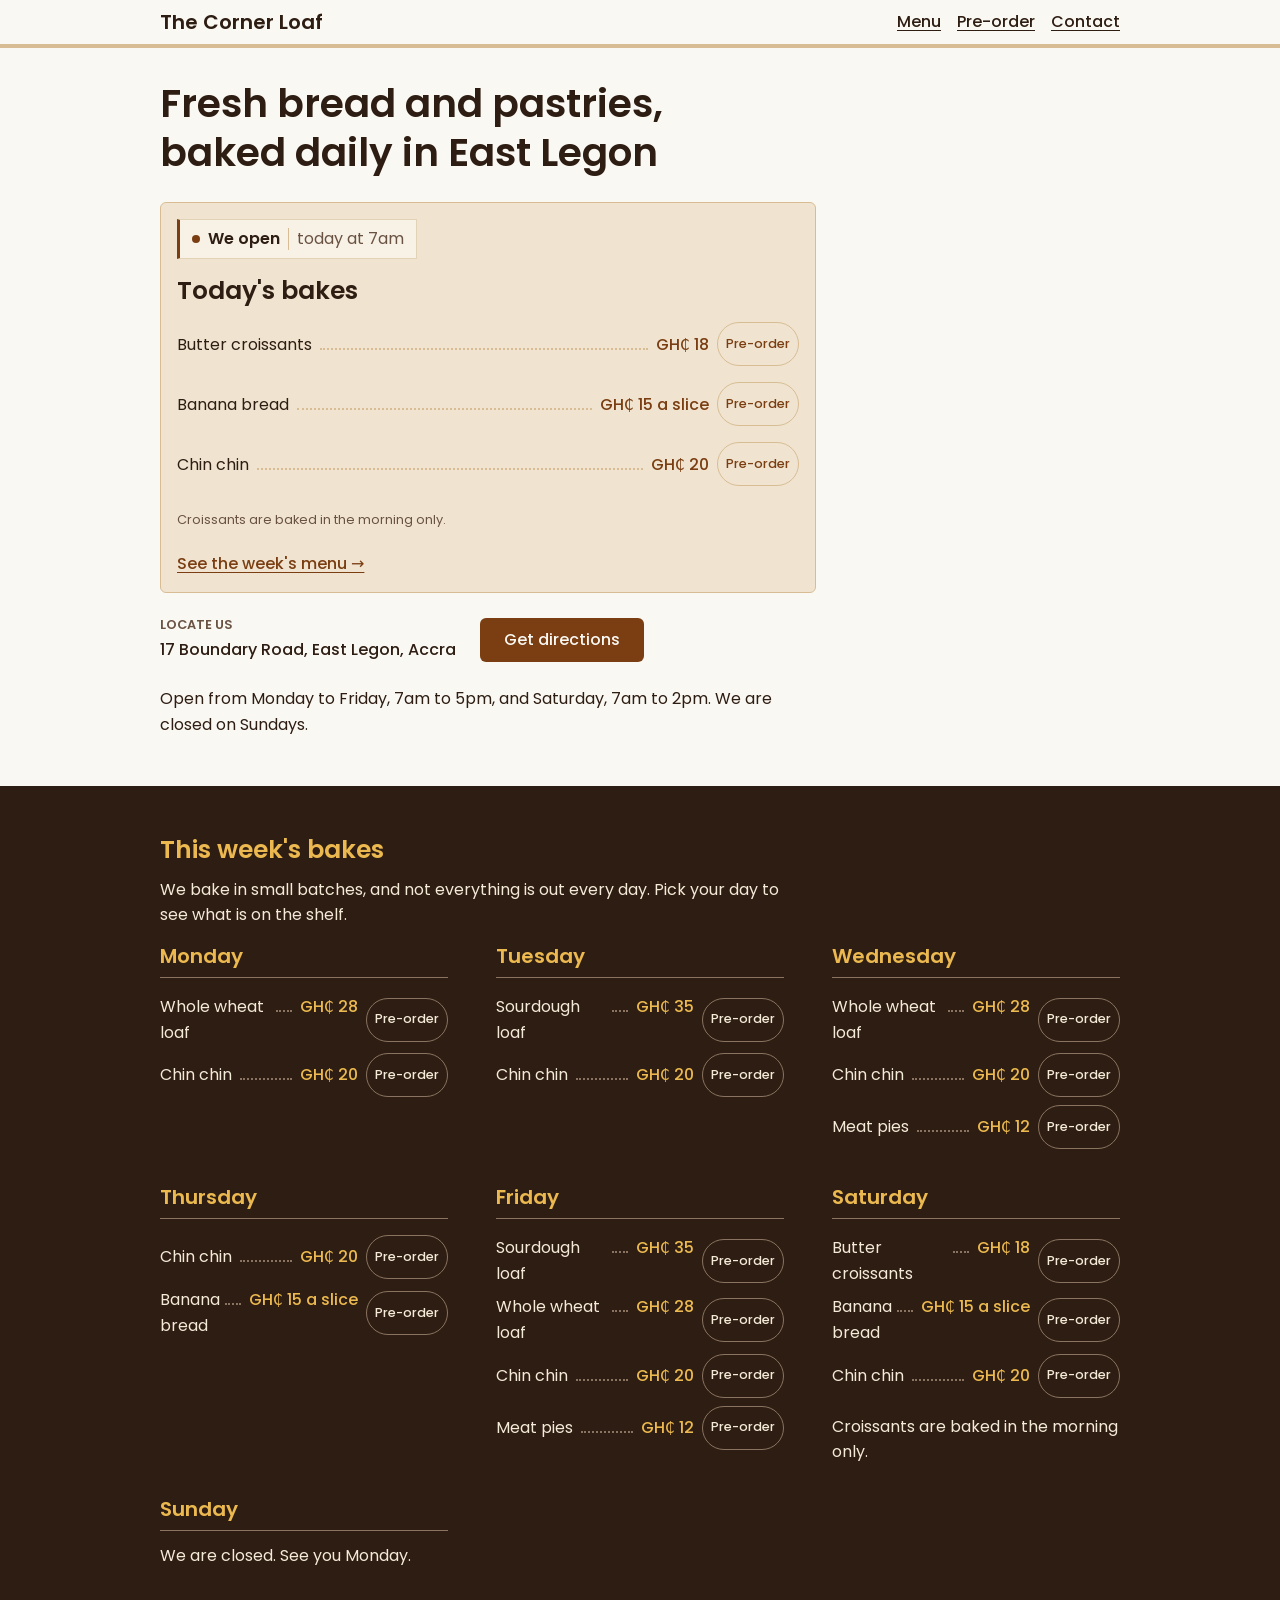
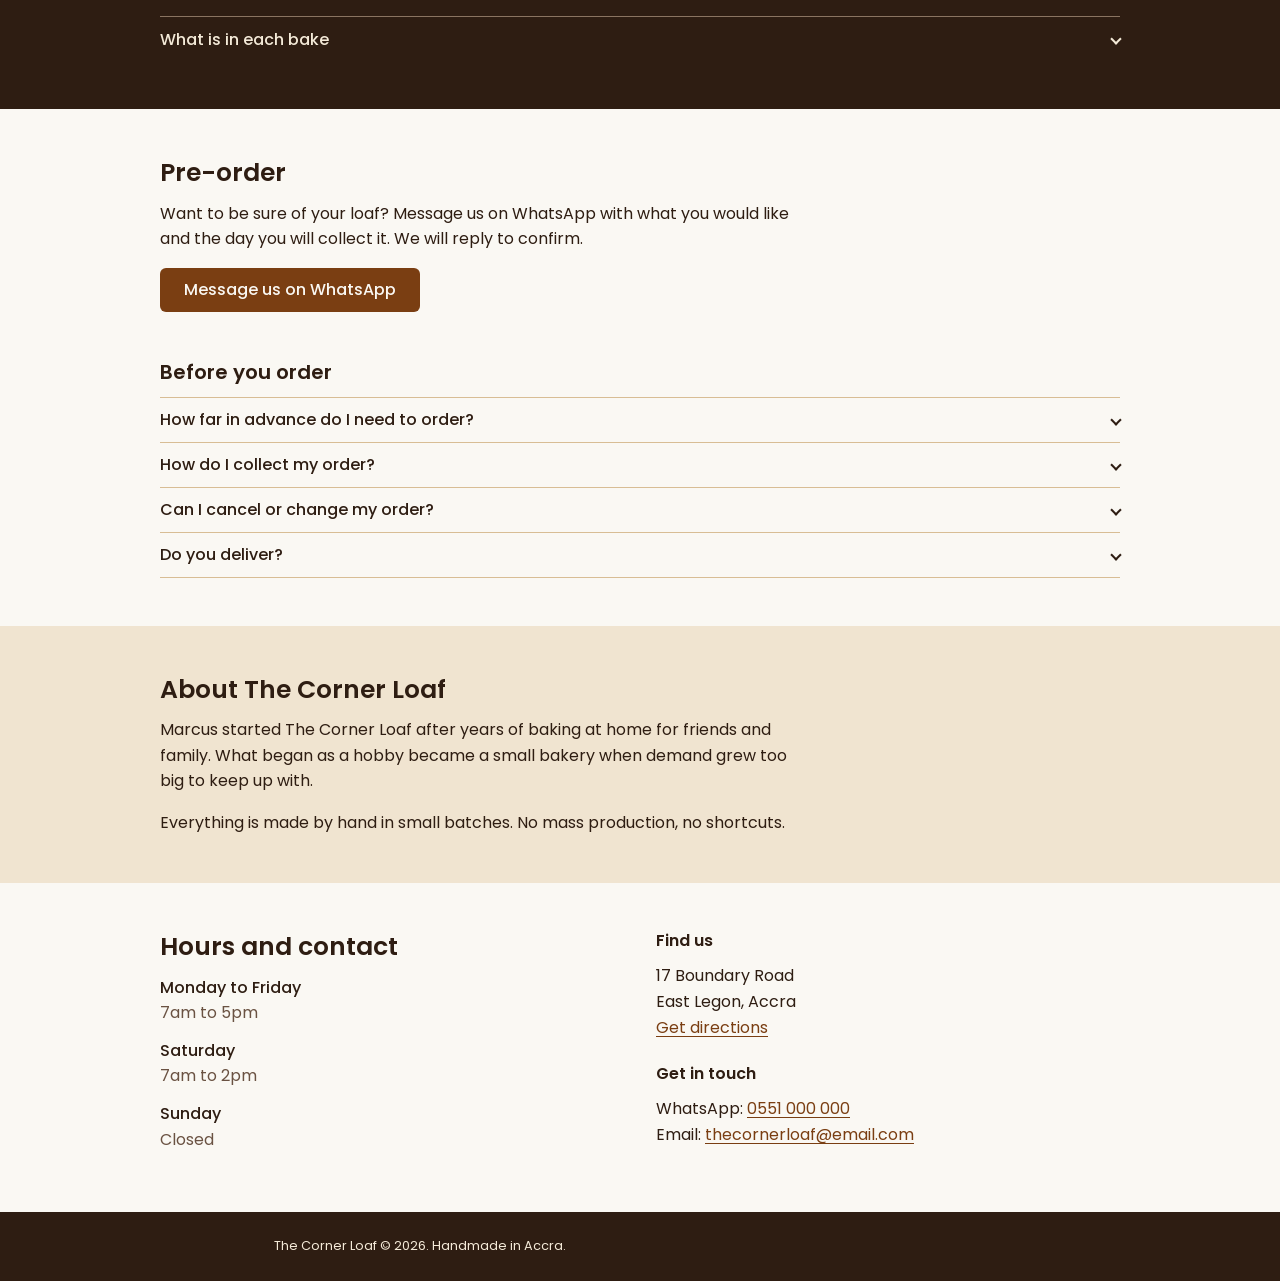
<file: index.html>
<!DOCTYPE html>
<html lang="en">
<head>
  <meta charset="UTF-8">
  <meta name="viewport" content="width=device-width, initial-scale=1">
  <title>The Corner Loaf | Fresh baked daily in East Legon, Accra</title>
  <meta name="description" content="See what The Corner Loaf is baking this week, when we are open, and how to find us on Boundary Road in East Legon.">
  <link rel="preconnect" href="https://fonts.googleapis.com">
  <link rel="preconnect" href="https://fonts.gstatic.com" crossorigin>
  <link href="https://fonts.googleapis.com/css2?family=Poppins:wght@400;500;600&display=swap" rel="stylesheet">
  <link rel="stylesheet" href="css/styles.css">
</head>
<body id="top">

<header class="site-header">
  <div class="wrap header-inner">
    <a class="brand" href="#top">The Corner Loaf</a>
    <button class="menu-toggle" type="button" aria-label="Toggle navigation menu" aria-controls="primary-navigation" aria-expanded="false" hidden>
      <span class="menu-icon" aria-hidden="true"><span></span><span></span><span></span></span>
    </button>
    <nav class="site-nav" id="primary-navigation" aria-label="Main">
      <ul class="nav-list">
        <li><a href="#menu">Menu</a></li>
        <li><a href="#pre-order">Pre-order</a></li>
        <li><a href="#contact">Contact</a></li>
      </ul>
    </nav>
  </div>
</header>

<main id="main">

  <section class="intro" id="today" aria-labelledby="intro-title">
    <div class="wrap">
      <h1 id="intro-title">Fresh bread and pastries, baked daily in East Legon</h1>

      <div class="today" id="today-panel" aria-live="polite">
        <p class="today-fallback"><a href="#menu">See this week's bakes</a></p>
      </div>

      <div class="where">
        <div class="where-copy">
          <span class="where-label">Locate us</span>
          <address>17 Boundary Road, East Legon, Accra</address>
        </div>
        <a class="btn" href="https://www.google.com/maps/search/?api=1&amp;query=17+Boundary+Road+East+Legon+Accra">Get directions</a>
      </div>
      <p class="hours">Open from Monday to Friday, 7am to 5pm, and Saturday, 7am to 2pm. We are closed on Sundays.</p>
    </div>
  </section>

  <section class="board" id="menu" aria-labelledby="menu-title">
    <div class="wrap">
      <h2 id="menu-title">This week's bakes</h2>
      <p class="lede">We bake in small batches, and not everything is out every day. Pick your day to see what is on the shelf.</p>

      <nav aria-label="Jump to a day">
        <ul class="day-jump">
          <li><a href="#mon">Mon</a></li>
          <li><a href="#tue">Tue</a></li>
          <li><a href="#wed">Wed</a></li>
          <li><a href="#thu">Thu</a></li>
          <li><a href="#fri">Fri</a></li>
          <li><a href="#sat">Sat</a></li>
          <li><a href="#sun">Sun</a></li>
        </ul>
      </nav>

      <div class="days">
        <section class="day" id="mon" aria-labelledby="mon-h">
          <h3 id="mon-h">Monday</h3>
          <ul class="menu-list">
            <li><span class="item-copy"><span class="name">Whole wheat loaf</span><span class="dots" aria-hidden="true"></span><span class="price">GH₵ 28</span></span><a class="order-link" aria-label="Pre-order whole wheat loaf for Monday on WhatsApp" href="https://wa.me/233551000000?text=Hi%20Marcus%2C%20I%27d%20like%20to%20pre-order%20a%20Whole%20wheat%20loaf%20for%20Monday.">Pre-order</a></li>
            <li><span class="item-copy"><span class="name">Chin chin</span><span class="dots" aria-hidden="true"></span><span class="price">GH₵ 20</span></span><a class="order-link" aria-label="Pre-order chin chin for Monday on WhatsApp" href="https://wa.me/233551000000?text=Hi%20Marcus%2C%20I%27d%20like%20to%20pre-order%20Chin%20chin%20for%20Monday.">Pre-order</a></li>
          </ul>
        </section>

        <section class="day" id="tue" aria-labelledby="tue-h">
          <h3 id="tue-h">Tuesday</h3>
          <ul class="menu-list">
            <li><span class="item-copy"><span class="name">Sourdough loaf</span><span class="dots" aria-hidden="true"></span><span class="price">GH₵ 35</span></span><a class="order-link" aria-label="Pre-order sourdough loaf for Tuesday on WhatsApp" href="https://wa.me/233551000000?text=Hi%20Marcus%2C%20I%27d%20like%20to%20pre-order%20a%20Sourdough%20loaf%20for%20Tuesday.">Pre-order</a></li>
            <li><span class="item-copy"><span class="name">Chin chin</span><span class="dots" aria-hidden="true"></span><span class="price">GH₵ 20</span></span><a class="order-link" aria-label="Pre-order chin chin for Tuesday on WhatsApp" href="https://wa.me/233551000000?text=Hi%20Marcus%2C%20I%27d%20like%20to%20pre-order%20Chin%20chin%20for%20Tuesday.">Pre-order</a></li>
          </ul>
        </section>

        <section class="day" id="wed" aria-labelledby="wed-h">
          <h3 id="wed-h">Wednesday</h3>
          <ul class="menu-list">
            <li><span class="item-copy"><span class="name">Whole wheat loaf</span><span class="dots" aria-hidden="true"></span><span class="price">GH₵ 28</span></span><a class="order-link" aria-label="Pre-order whole wheat loaf for Wednesday on WhatsApp" href="https://wa.me/233551000000?text=Hi%20Marcus%2C%20I%27d%20like%20to%20pre-order%20a%20Whole%20wheat%20loaf%20for%20Wednesday.">Pre-order</a></li>
            <li><span class="item-copy"><span class="name">Chin chin</span><span class="dots" aria-hidden="true"></span><span class="price">GH₵ 20</span></span><a class="order-link" aria-label="Pre-order chin chin for Wednesday on WhatsApp" href="https://wa.me/233551000000?text=Hi%20Marcus%2C%20I%27d%20like%20to%20pre-order%20Chin%20chin%20for%20Wednesday.">Pre-order</a></li>
            <li><span class="item-copy"><span class="name">Meat pies</span><span class="dots" aria-hidden="true"></span><span class="price">GH₵ 12</span></span><a class="order-link" aria-label="Pre-order meat pies for Wednesday on WhatsApp" href="https://wa.me/233551000000?text=Hi%20Marcus%2C%20I%27d%20like%20to%20pre-order%20Meat%20pies%20for%20Wednesday.">Pre-order</a></li>
          </ul>
        </section>

        <section class="day" id="thu" aria-labelledby="thu-h">
          <h3 id="thu-h">Thursday</h3>
          <ul class="menu-list">
            <li><span class="item-copy"><span class="name">Chin chin</span><span class="dots" aria-hidden="true"></span><span class="price">GH₵ 20</span></span><a class="order-link" aria-label="Pre-order chin chin for Thursday on WhatsApp" href="https://wa.me/233551000000?text=Hi%20Marcus%2C%20I%27d%20like%20to%20pre-order%20Chin%20chin%20for%20Thursday.">Pre-order</a></li>
            <li><span class="item-copy"><span class="name">Banana bread</span><span class="dots" aria-hidden="true"></span><span class="price">GH₵ 15 a slice</span></span><a class="order-link" aria-label="Pre-order banana bread for Thursday on WhatsApp" href="https://wa.me/233551000000?text=Hi%20Marcus%2C%20I%27d%20like%20to%20pre-order%20Banana%20bread%20for%20Thursday.">Pre-order</a></li>
          </ul>
        </section>

        <section class="day" id="fri" aria-labelledby="fri-h">
          <h3 id="fri-h">Friday</h3>
          <ul class="menu-list">
            <li><span class="item-copy"><span class="name">Sourdough loaf</span><span class="dots" aria-hidden="true"></span><span class="price">GH₵ 35</span></span><a class="order-link" aria-label="Pre-order sourdough loaf for Friday on WhatsApp" href="https://wa.me/233551000000?text=Hi%20Marcus%2C%20I%27d%20like%20to%20pre-order%20a%20Sourdough%20loaf%20for%20Friday.">Pre-order</a></li>
            <li><span class="item-copy"><span class="name">Whole wheat loaf</span><span class="dots" aria-hidden="true"></span><span class="price">GH₵ 28</span></span><a class="order-link" aria-label="Pre-order whole wheat loaf for Friday on WhatsApp" href="https://wa.me/233551000000?text=Hi%20Marcus%2C%20I%27d%20like%20to%20pre-order%20a%20Whole%20wheat%20loaf%20for%20Friday.">Pre-order</a></li>
            <li><span class="item-copy"><span class="name">Chin chin</span><span class="dots" aria-hidden="true"></span><span class="price">GH₵ 20</span></span><a class="order-link" aria-label="Pre-order chin chin for Friday on WhatsApp" href="https://wa.me/233551000000?text=Hi%20Marcus%2C%20I%27d%20like%20to%20pre-order%20Chin%20chin%20for%20Friday.">Pre-order</a></li>
            <li><span class="item-copy"><span class="name">Meat pies</span><span class="dots" aria-hidden="true"></span><span class="price">GH₵ 12</span></span><a class="order-link" aria-label="Pre-order meat pies for Friday on WhatsApp" href="https://wa.me/233551000000?text=Hi%20Marcus%2C%20I%27d%20like%20to%20pre-order%20Meat%20pies%20for%20Friday.">Pre-order</a></li>
          </ul>
        </section>

        <section class="day" id="sat" aria-labelledby="sat-h">
          <h3 id="sat-h">Saturday</h3>
          <ul class="menu-list">
            <li><span class="item-copy"><span class="name">Butter croissants</span><span class="dots" aria-hidden="true"></span><span class="price">GH₵ 18</span></span><a class="order-link" aria-label="Pre-order butter croissants for Saturday on WhatsApp" href="https://wa.me/233551000000?text=Hi%20Marcus%2C%20I%27d%20like%20to%20pre-order%20Butter%20croissants%20for%20Saturday.">Pre-order</a></li>
            <li><span class="item-copy"><span class="name">Banana bread</span><span class="dots" aria-hidden="true"></span><span class="price">GH₵ 15 a slice</span></span><a class="order-link" aria-label="Pre-order banana bread for Saturday on WhatsApp" href="https://wa.me/233551000000?text=Hi%20Marcus%2C%20I%27d%20like%20to%20pre-order%20Banana%20bread%20for%20Saturday.">Pre-order</a></li>
            <li><span class="item-copy"><span class="name">Chin chin</span><span class="dots" aria-hidden="true"></span><span class="price">GH₵ 20</span></span><a class="order-link" aria-label="Pre-order chin chin for Saturday on WhatsApp" href="https://wa.me/233551000000?text=Hi%20Marcus%2C%20I%27d%20like%20to%20pre-order%20Chin%20chin%20for%20Saturday.">Pre-order</a></li>
          </ul>
          <p class="note">Croissants are baked in the morning only.</p>
        </section>

        <section class="day" id="sun" aria-labelledby="sun-h">
          <h3 id="sun-h">Sunday</h3>
          <p class="note">We are closed. See you Monday.</p>
        </section>
      </div>

      <details class="notes">
        <summary>What is in each bake</summary>
        <dl>
          <dt>Sourdough loaf</dt>
          <dd>Classic long-ferment sourdough, crusty outside and chewy inside.</dd>
          <dt>Whole wheat loaf</dt>
          <dd>Dense and nutty. Great for toast and sandwiches.</dd>
          <dt>Chin chin</dt>
          <dd>Crunchy and lightly sweetened, in a 200g bag.</dd>
          <dt>Butter croissants</dt>
          <dd>Buttery and flaky, baked fresh in the morning.</dd>
          <dt>Banana bread</dt>
          <dd>Moist and not too sweet. Sold by the slice or as a full loaf.</dd>
          <dt>Meat pies</dt>
          <dd>Short-crust pastry filled with spiced minced meat and vegetables.</dd>
        </dl>
      </details>
    </div>
  </section>

  <section class="preorder" id="pre-order" aria-labelledby="preorder-title">
    <div class="wrap">
      <h2 id="preorder-title">Pre-order</h2>
      <p>Want to be sure of your loaf? Message us on WhatsApp with what you would like and the day you will collect it. We will reply to confirm.</p>
      <p><a class="btn" href="https://wa.me/233551000000">Message us on WhatsApp</a></p>

      <h3>Before you order</h3>
      <div class="faq">
        <details>
          <summary>How far in advance do I need to order?</summary>
          <p>We ask for at least one day's notice before your collection day. For large orders or custom items, two to three days is better. It gives us time to plan the bake.</p>
        </details>
        <details>
          <summary>How do I collect my order?</summary>
          <p>Come to the bakery at the time we agree. Your order will be bagged and labelled. If you are running late, let us know. We can usually hold orders for up to two hours.</p>
        </details>
        <details>
          <summary>Can I cancel or change my order?</summary>
          <p>Yes, but tell us as early as you can. If we have already started baking, we may not be able to cancel. Changes to quantity are usually fine with a day's notice.</p>
        </details>
        <details>
          <summary>Do you deliver?</summary>
          <p>Not yet. All orders are collected from the bakery. We are looking at delivery for the future, so follow us on Instagram to hear when that changes.</p>
        </details>
      </div>
    </div>
  </section>

  <section class="about" id="about" aria-labelledby="about-title">
    <div class="wrap">
      <h2 id="about-title">About The Corner Loaf</h2>
      <p>Marcus started The Corner Loaf after years of baking at home for friends and family. What began as a hobby became a small bakery when demand grew too big to keep up with.</p>
      <p>Everything is made by hand in small batches. No mass production, no shortcuts.</p>
    </div>
  </section>

  <section class="contact" id="contact" aria-labelledby="contact-title">
    <div class="wrap contact-grid">
      <div>
        <h2 id="contact-title">Hours and contact</h2>
        <dl class="hours-list">
          <dt>Monday to Friday</dt>
          <dd>7am to 5pm</dd>
          <dt>Saturday</dt>
          <dd>7am to 2pm</dd>
          <dt>Sunday</dt>
          <dd>Closed</dd>
        </dl>
      </div>
      <div>
        <h3>Find us</h3>
        <address>
          17 Boundary Road<br>
          East Legon, Accra<br>
          <a href="https://www.google.com/maps/search/?api=1&amp;query=17+Boundary+Road+East+Legon+Accra">Get directions</a>
        </address>
        <h3>Get in touch</h3>
        <p>
          WhatsApp: <a href="https://wa.me/233551000000">0551 000 000</a><br>
          Email: <a href="mailto:thecornerloaf@email.com">thecornerloaf@email.com</a>
        </p>
      </div>
    </div>
  </section>

</main>

<footer class="site-footer">
  <div class="wrap">
    <p>The Corner Loaf &copy; 2026. Handmade in Accra.</p>
  </div>
</footer>

<script src="js/script.js" defer></script>
</body>
</html>
</file>
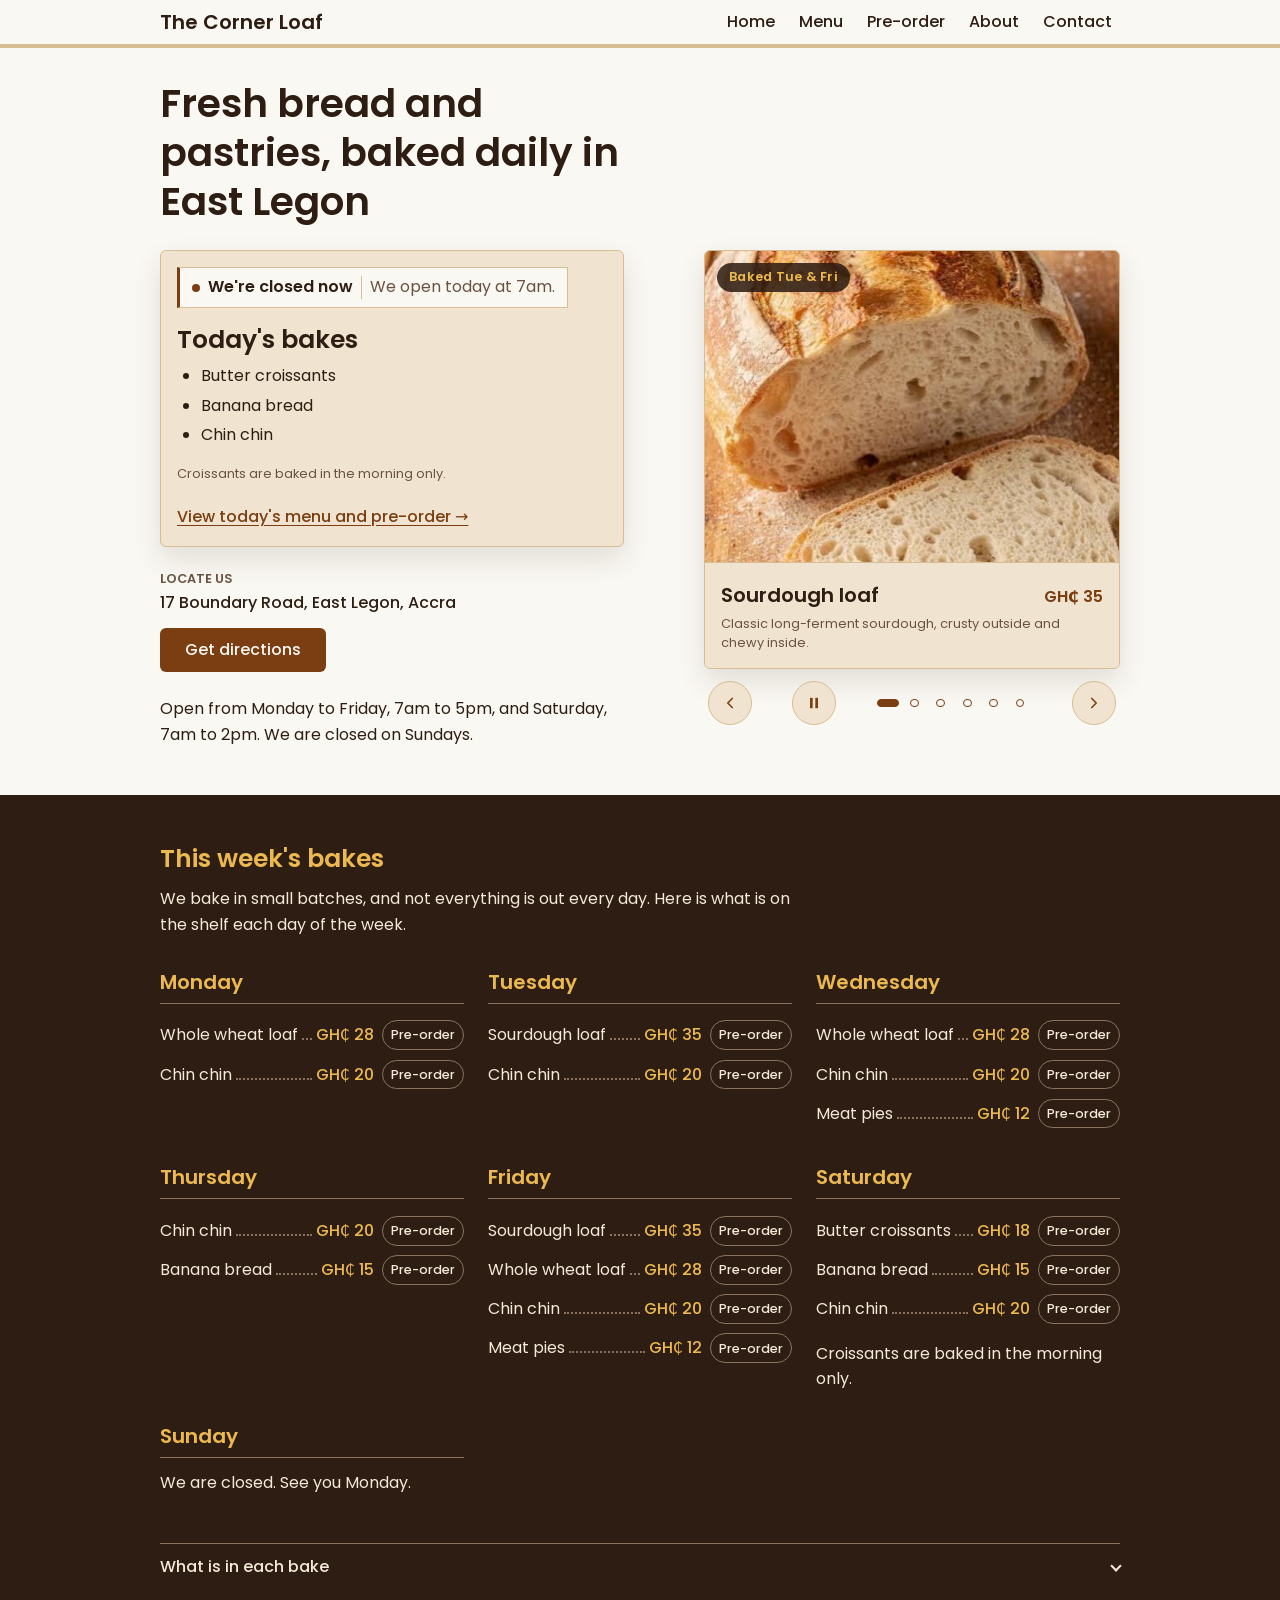
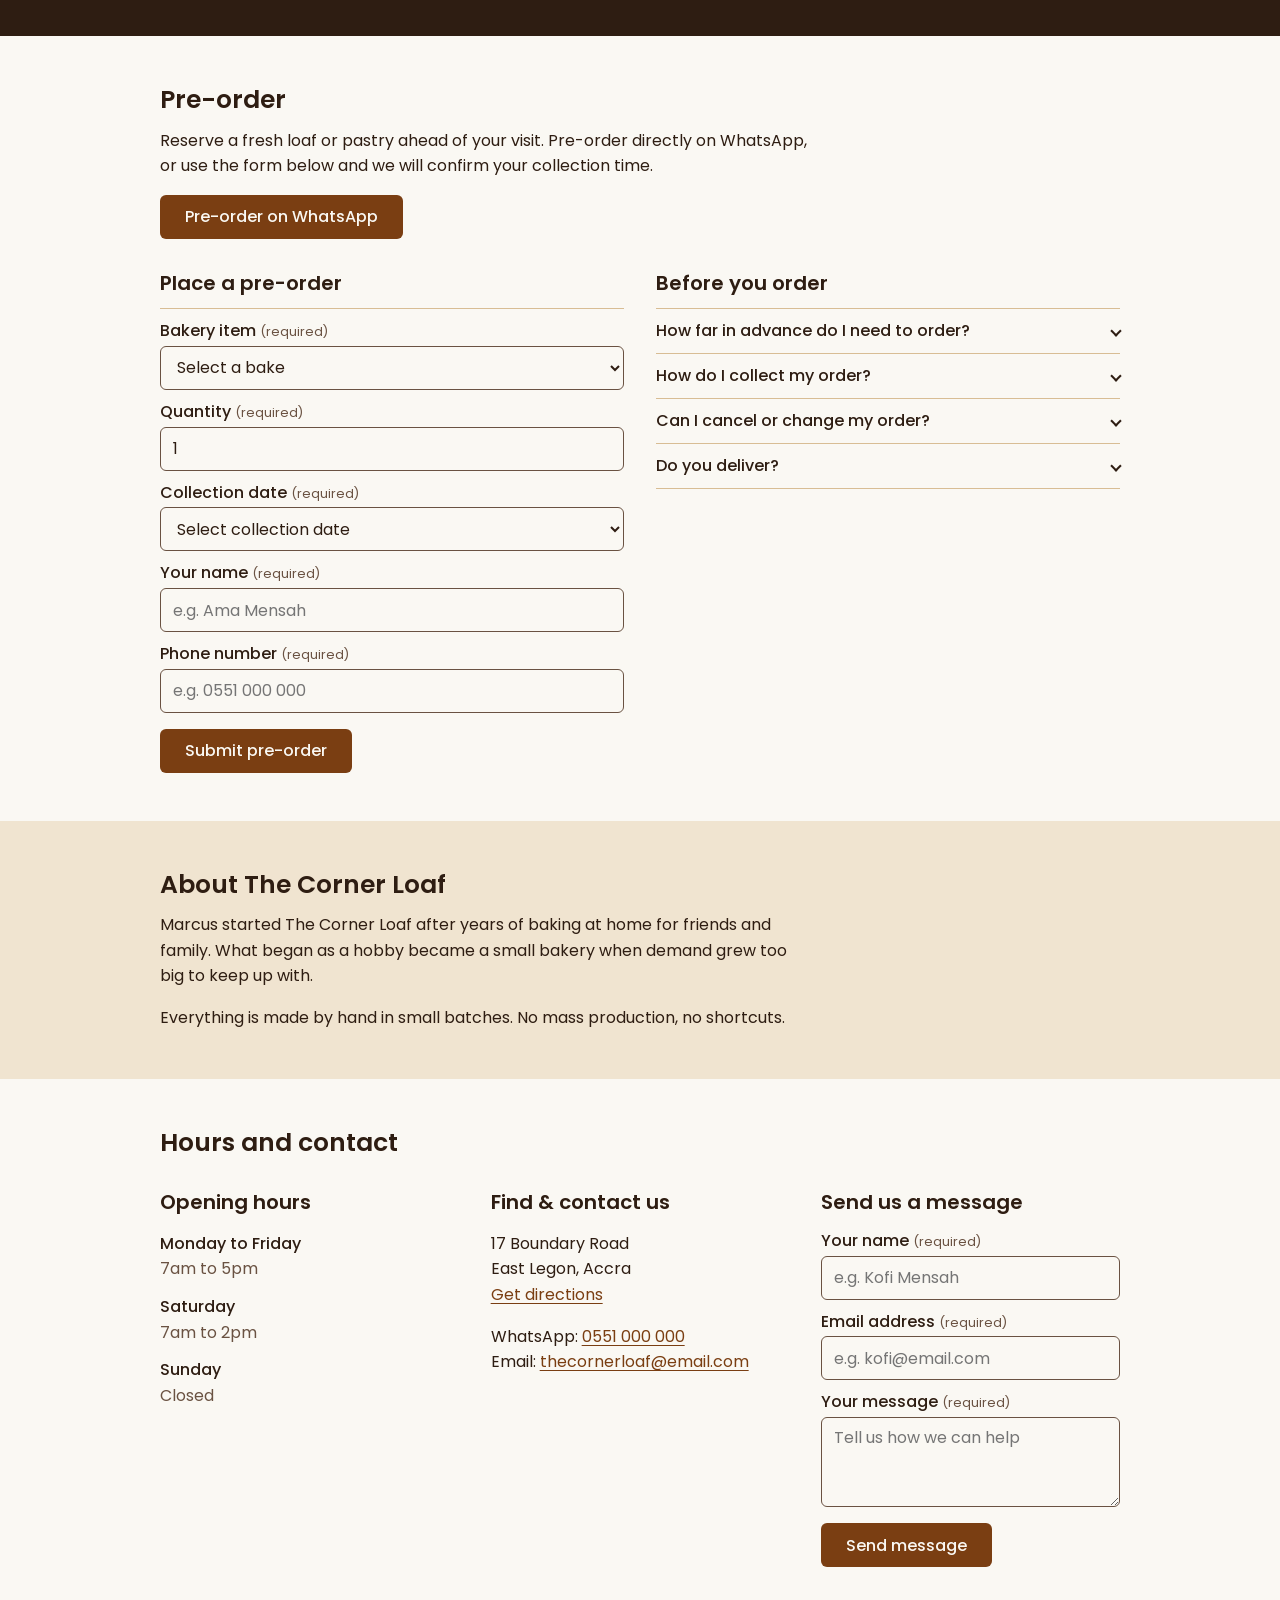
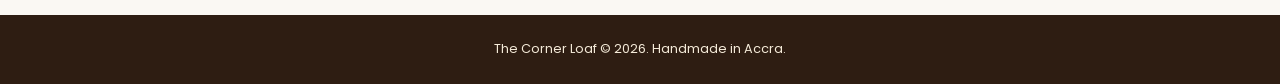
<file: ee01/index.html>
<!DOCTYPE html>
<html lang="en">

<head>
  <meta charset="UTF-8">
  <meta name="viewport" content="width=device-width, initial-scale=1">
  <title>The Corner Loaf | Fresh baked daily in East Legon, Accra</title>
  <meta name="description"
    content="See what The Corner Loaf is baking this week, when we are open, and how to find us on Boundary Road in East Legon.">
  <link rel="icon"
    href="data:image/svg+xml,%3Csvg xmlns=%22http://www.w3.org/2000/svg%22 viewBox=%220 0 100 100%22%3E%3Ctext y=%22.9em%22 font-size=%2290%22%3E%F0%9F%8D%9E%3C/text%3E%3C/svg%3E">
  <link rel="preconnect" href="https://fonts.googleapis.com">
  <link rel="preconnect" href="https://fonts.gstatic.com" crossorigin>
  <link href="https://fonts.googleapis.com/css2?family=Poppins:ital,wght@0,400;0,500;0,600;1,400&display=swap"
    rel="stylesheet">
  <link rel="stylesheet" href="css/styles.css">
</head>

<body id="top">

  <a class="skip-link" href="#main">Skip to content</a>

  <header class="site-header">
    <div class="wrap header-inner">
      <a class="brand" href="#top">The Corner Loaf</a>
      <button class="menu-toggle" type="button" aria-label="Toggle navigation menu" aria-controls="primary-navigation"
        aria-expanded="false" hidden>
        <span class="menu-icon" aria-hidden="true"><span></span><span></span><span></span></span>
      </button>
      <nav class="site-nav" id="primary-navigation" aria-label="Main">
        <ul class="nav-list" role="list">
          <li><a href="#top">Home</a></li>
          <li><a href="#menu">Menu</a></li>
          <li><a href="#pre-order">Pre-order</a></li>
          <li><a href="#about">About</a></li>
          <li><a href="#contact">Contact</a></li>
        </ul>
      </nav>
    </div>
  </header>

  <main id="main" tabindex="-1">

    <section class="intro" id="today" aria-labelledby="intro-title">
      <div class="wrap">
        <div class="intro-grid">
          <h1 id="intro-title" data-reveal>Fresh bread and pastries, baked daily in East Legon</h1>

          <div class="intro-primary" data-reveal>
            <div class="today" id="today-panel">
              <p class="today-fallback"><a href="#menu">See this week's bakes</a></p>
            </div>

            <div class="where">
              <div class="where-copy">
                <span class="where-label">Locate us</span>
                <address>17 Boundary Road, East Legon, Accra</address>
              </div>
              <a class="btn"
                href="https://www.google.com/maps/search/?api=1&amp;query=17+Boundary+Road+East+Legon+Accra">Get
                directions</a>
            </div>
            <p class="hours">Open from Monday to Friday, 7am to 5pm, and Saturday, 7am to 2pm. We are closed on Sundays.
            </p>
          </div>

          <aside class="bake-gallery" id="bake-carousel" aria-roledescription="carousel"
            aria-label="Signature bakes from our oven" data-reveal>
            <div class="carousel-stage" aria-live="off">
              <figure class="carousel-slide is-active" data-slide role="group" aria-roledescription="slide"
                aria-label="1 of 6" aria-hidden="false">
                <div class="slide-media">
                  <span class="slide-badge">Baked Tue &amp; Fri</span>
                  <img src="images/sourdough-loaf.webp" alt="Crusty round sourdough loaf cooling on a wire rack"
                    width="480" height="360" fetchpriority="high" decoding="async">
                </div>
                <figcaption>
                  <div class="slide-header">
                    <span class="gallery-name">Sourdough loaf</span>
                    <span class="gallery-price"><span aria-hidden="true">GH₵ 35</span><span class="sr-only">35 Ghana
                        cedis</span></span>
                  </div>
                  <p class="slide-desc">Classic long-ferment sourdough, crusty outside and chewy inside.</p>
                </figcaption>
              </figure>

              <figure class="carousel-slide is-inactive" data-slide role="group" aria-roledescription="slide"
                aria-label="2 of 6" aria-hidden="true" inert>
                <div class="slide-media">
                  <span class="slide-badge">Baked Mon, Wed &amp; Fri</span>
                  <img src="images/whole-wheat-loaf.webp"
                    alt="Freshly baked whole wheat sandwich loaf on a cooling rack" width="480" height="360"
                    loading="lazy" decoding="async">
                </div>
                <figcaption>
                  <div class="slide-header">
                    <span class="gallery-name">Whole wheat loaf</span>
                    <span class="gallery-price"><span aria-hidden="true">GH₵ 28</span><span class="sr-only">28 Ghana
                        cedis</span></span>
                  </div>
                  <p class="slide-desc">Dense and nutty whole wheat. Great for toast and sandwiches.</p>
                </figcaption>
              </figure>

              <figure class="carousel-slide is-inactive" data-slide role="group" aria-roledescription="slide"
                aria-label="3 of 6" aria-hidden="true" inert>
                <div class="slide-media">
                  <span class="slide-badge">Baked Every Day</span>
                  <img src="images/chin-chin.webp" alt="Crunchy golden-fried chin chin pastry strips in a white bowl"
                    width="480" height="360" loading="lazy" decoding="async">
                </div>
                <figcaption>
                  <div class="slide-header">
                    <span class="gallery-name">Chin chin</span>
                    <span class="gallery-price"><span aria-hidden="true">GH₵ 20</span><span class="sr-only">20 Ghana
                        cedis</span></span>
                  </div>
                  <p class="slide-desc">Crunchy and lightly sweetened, packed fresh in a 200g bag.</p>
                </figcaption>
              </figure>

              <figure class="carousel-slide is-inactive" data-slide role="group" aria-roledescription="slide"
                aria-label="4 of 6" aria-hidden="true" inert>
                <div class="slide-media">
                  <span class="slide-badge">Baked Sat Morning</span>
                  <img src="images/butter-croissants.webp" alt="Flaky golden-brown butter croissant" width="480"
                    height="360" loading="lazy" decoding="async">
                </div>
                <figcaption>
                  <div class="slide-header">
                    <span class="gallery-name">Butter croissants</span>
                    <span class="gallery-price"><span aria-hidden="true">GH₵ 18</span><span class="sr-only">18 Ghana
                        cedis</span></span>
                  </div>
                  <p class="slide-desc">Buttery and flaky layers, baked fresh on Saturday mornings only.</p>
                </figcaption>
              </figure>

              <figure class="carousel-slide is-inactive" data-slide role="group" aria-roledescription="slide"
                aria-label="5 of 6" aria-hidden="true" inert>
                <div class="slide-media">
                  <span class="slide-badge">Baked Thu &amp; Sat</span>
                  <img src="images/banana-bread.webp" alt="Sliced homemade banana bread loaf on a wooden board"
                    width="480" height="360" loading="lazy" decoding="async">
                </div>
                <figcaption>
                  <div class="slide-header">
                    <span class="gallery-name">Banana bread</span>
                    <span class="gallery-price"><span aria-hidden="true">GH₵ 15 a slice</span><span class="sr-only">15
                        Ghana cedis a slice</span></span>
                  </div>
                  <p class="slide-desc">Moist and not too sweet. Sold by the slice or as a full loaf.</p>
                </figcaption>
              </figure>

              <figure class="carousel-slide is-inactive" data-slide role="group" aria-roledescription="slide"
                aria-label="6 of 6" aria-hidden="true" inert>
                <div class="slide-media">
                  <span class="slide-badge">Baked Wed &amp; Fri</span>
                  <img src="images/meat-pies.webp" alt="Golden baked short-crust meat pie with crimped edges"
                    width="480" height="360" loading="lazy" decoding="async">
                </div>
                <figcaption>
                  <div class="slide-header">
                    <span class="gallery-name">Meat pies</span>
                    <span class="gallery-price"><span aria-hidden="true">GH₵ 12</span><span class="sr-only">12 Ghana
                        cedis</span></span>
                  </div>
                  <p class="slide-desc">Short-crust pastry filled with spiced minced meat and vegetables.</p>
                </figcaption>
              </figure>
            </div>

            <div class="carousel-controls">
              <button class="carousel-btn" id="carousel-prev" type="button" aria-label="Previous bake">
                <svg width="18" height="18" viewBox="0 0 24 24" fill="none" stroke="currentColor" stroke-width="2.2"
                  stroke-linecap="round" stroke-linejoin="round" aria-hidden="true">
                  <polyline points="15 18 9 12 15 6"></polyline>
                </svg>
              </button>
              <button class="carousel-btn" id="carousel-toggle" type="button" aria-label="Pause slide rotation"
                aria-pressed="false">
                <svg class="icon-pause" width="16" height="16" viewBox="0 0 24 24" fill="currentColor"
                  aria-hidden="true">
                  <rect x="6" y="4" width="4" height="16" rx="1"></rect>
                  <rect x="14" y="4" width="4" height="16" rx="1"></rect>
                </svg>
                <svg class="icon-play" width="16" height="16" viewBox="0 0 24 24" fill="currentColor"
                  aria-hidden="true" hidden>
                  <polygon points="6 4 20 12 6 20 6 4"></polygon>
                </svg>
              </button>
              <div class="carousel-dots" id="carousel-dots" role="group" aria-label="Choose a bake slide">
                <button class="carousel-dot is-active" type="button" data-slide-to="0"
                  aria-label="Show Sourdough loaf (1 of 6)" aria-current="true"></button>
                <button class="carousel-dot" type="button" data-slide-to="1"
                  aria-label="Show Whole wheat loaf (2 of 6)"></button>
                <button class="carousel-dot" type="button" data-slide-to="2"
                  aria-label="Show Chin chin (3 of 6)"></button>
                <button class="carousel-dot" type="button" data-slide-to="3"
                  aria-label="Show Butter croissants (4 of 6)"></button>
                <button class="carousel-dot" type="button" data-slide-to="4"
                  aria-label="Show Banana bread (5 of 6)"></button>
                <button class="carousel-dot" type="button" data-slide-to="5"
                  aria-label="Show Meat pies (6 of 6)"></button>
              </div>
              <button class="carousel-btn" id="carousel-next" type="button" aria-label="Next bake">
                <svg width="18" height="18" viewBox="0 0 24 24" fill="none" stroke="currentColor" stroke-width="2.2"
                  stroke-linecap="round" stroke-linejoin="round" aria-hidden="true">
                  <polyline points="9 18 15 12 9 6"></polyline>
                </svg>
              </button>
            </div>
          </aside>
        </div>
      </div>
    </section>

    <section class="board" id="menu" aria-labelledby="menu-title">
      <div class="wrap">
        <div class="section-head" data-reveal>
          <h2 id="menu-title">This week's bakes</h2>
          <p class="lede">We bake in small batches, and not everything is out every day. Here is what is on the shelf
            each day of the week.</p>
        </div>

        <div class="days">
          <section class="day" id="mon" aria-labelledby="mon-h" data-reveal>
            <h3 id="mon-h">Monday</h3>
            <ul class="menu-list" role="list">
              <li><span class="item-copy"><span class="name">Whole wheat loaf</span><span class="dots"
                    aria-hidden="true"></span><span class="price"><span aria-hidden="true">GH₵ 28</span><span
                      class="sr-only">28 Ghana cedis</span></span></span><a class="order-link"
                  aria-label="Pre-order whole wheat loaf for Monday on WhatsApp"
                  href="https://wa.me/233551000000?text=Hi%20Marcus%2C%20I%27d%20like%20to%20pre-order%20a%20Whole%20wheat%20loaf%20for%20Monday.">Pre-order</a>
              </li>
              <li><span class="item-copy"><span class="name">Chin chin</span><span class="dots"
                    aria-hidden="true"></span><span class="price"><span aria-hidden="true">GH₵ 20</span><span
                      class="sr-only">20 Ghana cedis</span></span></span><a class="order-link"
                  aria-label="Pre-order chin chin for Monday on WhatsApp"
                  href="https://wa.me/233551000000?text=Hi%20Marcus%2C%20I%27d%20like%20to%20pre-order%20Chin%20chin%20for%20Monday.">Pre-order</a>
              </li>
            </ul>
          </section>

          <section class="day" id="tue" aria-labelledby="tue-h" data-reveal>
            <h3 id="tue-h">Tuesday</h3>
            <ul class="menu-list" role="list">
              <li><span class="item-copy"><span class="name">Sourdough loaf</span><span class="dots"
                    aria-hidden="true"></span><span class="price"><span aria-hidden="true">GH₵ 35</span><span
                      class="sr-only">35 Ghana cedis</span></span></span><a class="order-link"
                  aria-label="Pre-order sourdough loaf for Tuesday on WhatsApp"
                  href="https://wa.me/233551000000?text=Hi%20Marcus%2C%20I%27d%20like%20to%20pre-order%20a%20Sourdough%20loaf%20for%20Tuesday.">Pre-order</a>
              </li>
              <li><span class="item-copy"><span class="name">Chin chin</span><span class="dots"
                    aria-hidden="true"></span><span class="price"><span aria-hidden="true">GH₵ 20</span><span
                      class="sr-only">20 Ghana cedis</span></span></span><a class="order-link"
                  aria-label="Pre-order chin chin for Tuesday on WhatsApp"
                  href="https://wa.me/233551000000?text=Hi%20Marcus%2C%20I%27d%20like%20to%20pre-order%20Chin%20chin%20for%20Tuesday.">Pre-order</a>
              </li>
            </ul>
          </section>

          <section class="day" id="wed" aria-labelledby="wed-h" data-reveal>
            <h3 id="wed-h">Wednesday</h3>
            <ul class="menu-list" role="list">
              <li><span class="item-copy"><span class="name">Whole wheat loaf</span><span class="dots"
                    aria-hidden="true"></span><span class="price"><span aria-hidden="true">GH₵ 28</span><span
                      class="sr-only">28 Ghana cedis</span></span></span><a class="order-link"
                  aria-label="Pre-order whole wheat loaf for Wednesday on WhatsApp"
                  href="https://wa.me/233551000000?text=Hi%20Marcus%2C%20I%27d%20like%20to%20pre-order%20a%20Whole%20wheat%20loaf%20for%20Wednesday.">Pre-order</a>
              </li>
              <li><span class="item-copy"><span class="name">Chin chin</span><span class="dots"
                    aria-hidden="true"></span><span class="price"><span aria-hidden="true">GH₵ 20</span><span
                      class="sr-only">20 Ghana cedis</span></span></span><a class="order-link"
                  aria-label="Pre-order chin chin for Wednesday on WhatsApp"
                  href="https://wa.me/233551000000?text=Hi%20Marcus%2C%20I%27d%20like%20to%20pre-order%20Chin%20chin%20for%20Wednesday.">Pre-order</a>
              </li>
              <li><span class="item-copy"><span class="name">Meat pies</span><span class="dots"
                    aria-hidden="true"></span><span class="price"><span aria-hidden="true">GH₵ 12</span><span
                      class="sr-only">12 Ghana cedis</span></span></span><a class="order-link"
                  aria-label="Pre-order meat pies for Wednesday on WhatsApp"
                  href="https://wa.me/233551000000?text=Hi%20Marcus%2C%20I%27d%20like%20to%20pre-order%20Meat%20pies%20for%20Wednesday.">Pre-order</a>
              </li>
            </ul>
          </section>

          <section class="day" id="thu" aria-labelledby="thu-h" data-reveal>
            <h3 id="thu-h">Thursday</h3>
            <ul class="menu-list" role="list">
              <li><span class="item-copy"><span class="name">Chin chin</span><span class="dots"
                    aria-hidden="true"></span><span class="price"><span aria-hidden="true">GH₵ 20</span><span
                      class="sr-only">20 Ghana cedis</span></span></span><a class="order-link"
                  aria-label="Pre-order chin chin for Thursday on WhatsApp"
                  href="https://wa.me/233551000000?text=Hi%20Marcus%2C%20I%27d%20like%20to%20pre-order%20Chin%20chin%20for%20Thursday.">Pre-order</a>
              </li>
              <li><span class="item-copy"><span class="name">Banana bread</span><span class="dots"
                    aria-hidden="true"></span><span class="price"><span aria-hidden="true">GH₵ 15</span><span
                      class="sr-only">15 Ghana cedis a slice</span></span></span><a class="order-link"
                  aria-label="Pre-order banana bread for Thursday on WhatsApp"
                  href="https://wa.me/233551000000?text=Hi%20Marcus%2C%20I%27d%20like%20to%20pre-order%20Banana%20bread%20for%20Thursday.">Pre-order</a>
              </li>
            </ul>
          </section>

          <section class="day" id="fri" aria-labelledby="fri-h" data-reveal>
            <h3 id="fri-h">Friday</h3>
            <ul class="menu-list" role="list">
              <li><span class="item-copy"><span class="name">Sourdough loaf</span><span class="dots"
                    aria-hidden="true"></span><span class="price"><span aria-hidden="true">GH₵ 35</span><span
                      class="sr-only">35 Ghana cedis</span></span></span><a class="order-link"
                  aria-label="Pre-order sourdough loaf for Friday on WhatsApp"
                  href="https://wa.me/233551000000?text=Hi%20Marcus%2C%20I%27d%20like%20to%20pre-order%20a%20Sourdough%20loaf%20for%20Friday.">Pre-order</a>
              </li>
              <li><span class="item-copy"><span class="name">Whole wheat loaf</span><span class="dots"
                    aria-hidden="true"></span><span class="price"><span aria-hidden="true">GH₵ 28</span><span
                      class="sr-only">28 Ghana cedis</span></span></span><a class="order-link"
                  aria-label="Pre-order whole wheat loaf for Friday on WhatsApp"
                  href="https://wa.me/233551000000?text=Hi%20Marcus%2C%20I%27d%20like%20to%20pre-order%20a%20Whole%20wheat%20loaf%20for%20Friday.">Pre-order</a>
              </li>
              <li><span class="item-copy"><span class="name">Chin chin</span><span class="dots"
                    aria-hidden="true"></span><span class="price"><span aria-hidden="true">GH₵ 20</span><span
                      class="sr-only">20 Ghana cedis</span></span></span><a class="order-link"
                  aria-label="Pre-order chin chin for Friday on WhatsApp"
                  href="https://wa.me/233551000000?text=Hi%20Marcus%2C%20I%27d%20like%20to%20pre-order%20Chin%20chin%20for%20Friday.">Pre-order</a>
              </li>
              <li><span class="item-copy"><span class="name">Meat pies</span><span class="dots"
                    aria-hidden="true"></span><span class="price"><span aria-hidden="true">GH₵ 12</span><span
                      class="sr-only">12 Ghana cedis</span></span></span><a class="order-link"
                  aria-label="Pre-order meat pies for Friday on WhatsApp"
                  href="https://wa.me/233551000000?text=Hi%20Marcus%2C%20I%27d%20like%20to%20pre-order%20Meat%20pies%20for%20Friday.">Pre-order</a>
              </li>
            </ul>
          </section>

          <section class="day" id="sat" aria-labelledby="sat-h" data-reveal>
            <h3 id="sat-h">Saturday</h3>
            <ul class="menu-list" role="list">
              <li><span class="item-copy"><span class="name">Butter croissants</span><span class="dots"
                    aria-hidden="true"></span><span class="price"><span aria-hidden="true">GH₵ 18</span><span
                      class="sr-only">18 Ghana cedis</span></span></span><a class="order-link"
                  aria-label="Pre-order butter croissants for Saturday on WhatsApp"
                  href="https://wa.me/233551000000?text=Hi%20Marcus%2C%20I%27d%20like%20to%20pre-order%20Butter%20croissants%20for%20Saturday.">Pre-order</a>
              </li>
              <li><span class="item-copy"><span class="name">Banana bread</span><span class="dots"
                    aria-hidden="true"></span><span class="price"><span aria-hidden="true">GH₵ 15</span><span
                      class="sr-only">15 Ghana cedis a slice</span></span></span><a class="order-link"
                  aria-label="Pre-order banana bread for Saturday on WhatsApp"
                  href="https://wa.me/233551000000?text=Hi%20Marcus%2C%20I%27d%20like%20to%20pre-order%20Banana%20bread%20for%20Saturday.">Pre-order</a>
              </li>
              <li><span class="item-copy"><span class="name">Chin chin</span><span class="dots"
                    aria-hidden="true"></span><span class="price"><span aria-hidden="true">GH₵ 20</span><span
                      class="sr-only">20 Ghana cedis</span></span></span><a class="order-link"
                  aria-label="Pre-order chin chin for Saturday on WhatsApp"
                  href="https://wa.me/233551000000?text=Hi%20Marcus%2C%20I%27d%20like%20to%20pre-order%20Chin%20chin%20for%20Saturday.">Pre-order</a>
              </li>
            </ul>
            <p class="note">Croissants are baked in the morning only.</p>
          </section>

          <section class="day" id="sun" aria-labelledby="sun-h" data-reveal>
            <h3 id="sun-h">Sunday</h3>
            <p class="note">We are closed. See you Monday.</p>
          </section>
        </div>

        <details class="notes" data-reveal>
          <summary>What is in each bake</summary>
          <dl>
            <dt>Sourdough loaf</dt>
            <dd>Classic long-ferment sourdough, crusty outside and chewy inside.</dd>
            <dt>Whole wheat loaf</dt>
            <dd>Dense and nutty. Great for toast and sandwiches.</dd>
            <dt>Chin chin</dt>
            <dd>Crunchy and lightly sweetened, in a 200g bag.</dd>
            <dt>Butter croissants</dt>
            <dd>Buttery and flaky, baked fresh in the morning.</dd>
            <dt>Banana bread</dt>
            <dd>Moist and not too sweet. Sold by the slice or as a full loaf.</dd>
            <dt>Meat pies</dt>
            <dd>Short-crust pastry filled with spiced minced meat and vegetables.</dd>
          </dl>
        </details>
      </div>
    </section>

    <section class="preorder" id="pre-order" aria-labelledby="preorder-title">
      <div class="wrap">
        <div class="section-head" data-reveal>
          <h2 id="preorder-title">Pre-order</h2>
          <p>Reserve a fresh loaf or pastry ahead of your visit. Pre-order directly on WhatsApp, or use the form below
            and we will confirm your collection time.</p>
          <p><a class="btn" href="https://wa.me/233551000000">Pre-order on WhatsApp</a></p>
        </div>

        <div class="preorder-layout">
          <div class="preorder-card" data-reveal>
            <h3 id="preorder-form-title">Place a pre-order</h3>

            <form class="site-form" id="preorder-form" aria-labelledby="preorder-form-title" autocomplete="on"
              novalidate>
              <div class="form-row">
                <label for="preorder-item">Bakery item <span class="req">(required)</span></label>
                <select class="form-control" id="preorder-item" name="item" required>
                  <option value="">Select a bake</option>
                  <option value="Sourdough loaf (35 Ghana cedis)">Sourdough loaf — 35 Ghana cedis</option>
                  <option value="Whole wheat loaf (28 Ghana cedis)">Whole wheat loaf — 28 Ghana cedis</option>
                  <option value="Chin chin (20 Ghana cedis)">Chin chin — 20 Ghana cedis</option>
                  <option value="Butter croissants (18 Ghana cedis)">Butter croissants — 18 Ghana cedis</option>
                  <option value="Banana bread (15 Ghana cedis a slice)">Banana bread — 15 Ghana cedis a slice</option>
                  <option value="Meat pies (12 Ghana cedis)">Meat pies — 12 Ghana cedis</option>
                </select>
              </div>

              <div class="form-row">
                <label for="preorder-quantity">Quantity <span class="req">(required)</span></label>
                <input class="form-control" id="preorder-quantity" name="quantity" type="number" min="1" max="30"
                  value="1" inputmode="numeric" required>
              </div>

              <div class="form-row">
                <label for="preorder-day">Collection date <span class="req">(required)</span></label>
                <select class="form-control" id="preorder-day" name="day" required>
                  <option value="">Select collection date</option>
                  <option value="Monday">Monday</option>
                  <option value="Tuesday">Tuesday</option>
                  <option value="Wednesday">Wednesday</option>
                  <option value="Thursday">Thursday</option>
                  <option value="Friday">Friday</option>
                  <option value="Saturday">Saturday</option>
                </select>
              </div>

              <div class="form-row">
                <label for="preorder-name">Your name <span class="req">(required)</span></label>
                <input class="form-control" id="preorder-name" name="name" type="text" autocomplete="name"
                  placeholder="e.g. Ama Mensah" required>
              </div>

              <div class="form-row">
                <label for="preorder-contact">Phone number <span class="req">(required)</span></label>
                <input class="form-control" id="preorder-contact" name="tel" type="tel" autocomplete="tel"
                  placeholder="e.g. 0551 000 000" required>
              </div>

              <button class="btn form-submit" type="submit">Submit pre-order</button>
              <p class="form-status" id="preorder-status" role="status" aria-live="polite"></p>
            </form>

            <div class="preorder-results" id="preorder-results" hidden>
              <h4 id="preorder-list-heading">Submitted pre-orders</h4>
              <ul class="preorder-list" id="preorder-list" aria-labelledby="preorder-list-heading" aria-live="polite">
              </ul>
            </div>
          </div>

          <div class="preorder-faq-col" data-reveal>
            <h3>Before you order</h3>
            <div class="faq">
              <details>
                <summary>How far in advance do I need to order?</summary>
                <p>We ask for at least one day's notice before your collection day. For large orders or custom items,
                  two to three days is better. It gives us time to plan the bake.</p>
              </details>
              <details>
                <summary>How do I collect my order?</summary>
                <p>Come to the bakery at the time we agree. Your order will be bagged and labelled. If you are running
                  late, let us know. We can usually hold orders for up to two hours.</p>
              </details>
              <details>
                <summary>Can I cancel or change my order?</summary>
                <p>Yes, but tell us as early as you can. If we have already started baking, we may not be able to
                  cancel. Changes to quantity are usually fine with a day's notice.</p>
              </details>
              <details>
                <summary>Do you deliver?</summary>
                <p>Not yet. All orders are collected from the bakery. We are looking at delivery for the future, so
                  follow us on Instagram to hear when that changes.</p>
              </details>
            </div>
          </div>
        </div>
      </div>
    </section>

    <section class="about" id="about" aria-labelledby="about-title">
      <div class="wrap" data-reveal>
        <h2 id="about-title">About The Corner Loaf</h2>
        <p>Marcus started The Corner Loaf after years of baking at home for friends and family. What began as a hobby
          became a small bakery when demand grew too big to keep up with.</p>
        <p>Everything is made by hand in small batches. No mass production, no shortcuts.</p>
      </div>
    </section>

    <section class="contact" id="contact" aria-labelledby="contact-title">
      <div class="wrap">
        <div class="section-head" data-reveal>
          <h2 id="contact-title">Hours and contact</h2>
        </div>

        <div class="contact-grid">
          <div class="contact-col" data-reveal>
            <h3>Opening hours</h3>
            <dl class="hours-list">
              <dt>Monday to Friday</dt>
              <dd>7am to 5pm</dd>
              <dt>Saturday</dt>
              <dd>7am to 2pm</dd>
              <dt>Sunday</dt>
              <dd>Closed</dd>
            </dl>
          </div>

          <div class="contact-col" data-reveal>
            <h3>Find &amp; contact us</h3>
            <address>
              17 Boundary Road<br>
              East Legon, Accra<br>
              <a href="https://www.google.com/maps/search/?api=1&amp;query=17+Boundary+Road+East+Legon+Accra">Get
                directions</a>
            </address>
            <p class="contact-links">
              WhatsApp: <a href="https://wa.me/233551000000">0551 000 000</a><br>
              Email: <a href="mailto:thecornerloaf@email.com">thecornerloaf@email.com</a>
            </p>
          </div>

          <div class="contact-col contact-form-col" data-reveal>
            <h3 id="contact-form-title">Send us a message</h3>
            <form class="site-form" id="contact-form" aria-labelledby="contact-form-title" autocomplete="on" novalidate>
              <div class="form-row">
                <label for="contact-name">Your name <span class="req">(required)</span></label>
                <input class="form-control" id="contact-name" name="name" type="text" autocomplete="name"
                  placeholder="e.g. Kofi Mensah" required>
              </div>
              <div class="form-row">
                <label for="contact-email">Email address <span class="req">(required)</span></label>
                <input class="form-control" id="contact-email" name="email" type="email" autocomplete="email"
                  placeholder="e.g. kofi@email.com" required>
              </div>
              <div class="form-row">
                <label for="contact-message">Your message <span class="req">(required)</span></label>
                <textarea class="form-control" id="contact-message" name="message" rows="3"
                  placeholder="Tell us how we can help" required></textarea>
              </div>
              <button class="btn form-submit" type="submit">Send message</button>
              <p class="form-status" id="contact-status" role="status" aria-live="polite"></p>
            </form>
          </div>
        </div>
      </div>
    </section>

  </main>

  <footer class="site-footer">
    <div class="wrap">
      <p>The Corner Loaf &copy; 2026. Handmade in Accra.</p>
    </div>
  </footer>

  <button class="scroll-top-btn" id="scroll-top-btn" type="button" aria-label="Scroll to top" hidden>
    <svg width="20" height="20" viewBox="0 0 24 24" fill="none" stroke="currentColor" stroke-width="2.2"
      stroke-linecap="round" stroke-linejoin="round" aria-hidden="true">
      <polyline points="18 15 12 9 6 15"></polyline>
    </svg>
  </button>

  <script src="js/script.js" defer></script>
</body>

</html>
</file>
<file: css/styles.css>
/* The Corner Loaf: styles
   Tokens first, then base, layout, components. Mobile-first. */

:root {
  /* Colour: paper bag, oven crust, chalkboard */
  --flour: #faf8f3;      /* page background */
  --ink: #2e1d12;        /* body text, chalkboard, footer */
  --ink-soft: #6a5242;   /* secondary text */
  --kraft: #d8bd94;      /* borders, header rule, chips */
  --kraft-tint: #f0e4d0; /* quiet band behind About */
  --crust: #7a3e12;      /* buttons and links */
  --crust-dark: #5e300d; /* button hover */
  --wheat: #ebb94f;      /* prices and headings on the chalkboard */
  --chalk: #f4ead8;      /* text on the chalkboard */
  --chalk-dim: #8a7461;  /* dotted leaders */
  --open: #2f6b3a;       /* "open now" dot, always paired with the word Open */

  /* Type: Poppins, scale of 1.25 from 16px */
  --font: "Poppins", system-ui, -apple-system, "Segoe UI", sans-serif;
  --step--1: 0.8rem;
  --step-0: 1rem;
  --step-1: 1.25rem;
  --step-2: 1.563rem;
  --step-3: clamp(1.75rem, 1.35rem + 1.8vw, 2.441rem);

  /* Spacing: 4px base */
  --space-1: 0.25rem;
  --space-2: 0.5rem;
  --space-3: 0.75rem;
  --space-4: 1rem;
  --space-6: 1.5rem;
  --space-8: 2rem;
  --space-12: 3rem;
  --space-16: 4rem;

  --radius: 6px;
  --tap: 2.75rem; /* 44px minimum touch target */
}

*, *::before, *::after { box-sizing: border-box; }

html {
  -webkit-text-size-adjust: 100%;
  scroll-behavior: smooth;
  scroll-padding-top: var(--space-4);
}

@media (prefers-reduced-motion: reduce) {
  html { scroll-behavior: auto; }
  * { transition: none !important; }
}

body {
  min-width: 320px;
  margin: 0;
  font-family: var(--font);
  font-size: var(--step-0);
  line-height: 1.6;
  color: var(--ink);
  background: var(--flour);
}

.wrap {
  width: min(100% - 2 * var(--space-4), 60rem);
  margin-inline: auto;
}

/* Type */
h1, h2, h3 { margin: 0 0 var(--space-3); font-weight: 600; line-height: 1.25; }
h1 { font-size: var(--step-3); max-width: 22ch; }
h2 { font-size: var(--step-2); }
h3 { font-size: var(--step-1); }
p { margin: 0 0 var(--space-4); max-width: 65ch; }

a { color: var(--crust); text-underline-offset: 0.2em; }
a:hover { color: var(--crust-dark); }
:focus-visible { outline: 3px solid var(--crust); outline-offset: 3px; }

address { font-style: normal; }
details > summary { list-style: none; }
details > summary::-webkit-details-marker { display: none; }
details > summary::after {
  width: 0.5rem;
  height: 0.5rem;
  margin-left: auto;
  border-right: 2px solid currentColor;
  border-bottom: 2px solid currentColor;
  content: "";
  transform: rotate(45deg);
  transition: transform 0.15s;
}
details[open] > summary::after { transform: rotate(225deg); }

section { padding-block: var(--space-12); }
.intro { padding-block: var(--space-8) var(--space-12); }

/* Header */
.site-header {
  background: var(--flour);
  border-bottom: 4px solid var(--kraft);
}
.header-inner {
  display: flex;
  flex-wrap: wrap;
  align-items: center;
  justify-content: space-between;
  column-gap: var(--space-6);
}
.brand {
  display: inline-flex;
  align-items: center;
  min-height: var(--tap);
  font-size: var(--step-1);
  font-weight: 600;
  color: var(--ink);
  text-decoration: none;
}
.nav-list {
  display: flex;
  gap: var(--space-4);
  margin: 0;
  padding: 0;
  list-style: none;
}
.nav-list a {
  display: inline-flex;
  align-items: center;
  min-height: var(--tap);
  color: var(--ink);
  font-weight: 500;
}
.menu-toggle,
.menu-toggle[hidden] { display: none; }
.menu-toggle {
  width: var(--tap);
  height: var(--tap);
  align-items: center;
  justify-content: center;
  border: none;
  border-radius: var(--radius);
  background: transparent;
  color: var(--ink);
  cursor: pointer;
}
.menu-icon { display: grid; gap: 4px; }
.menu-icon span {
  width: 1.25rem;
  height: 2px;
  background: currentColor;
  transition: transform 0.15s, opacity 0.15s;
}
.menu-toggle[aria-expanded="true"] .menu-icon span:first-child { transform: translateY(6px) rotate(45deg); }
.menu-toggle[aria-expanded="true"] .menu-icon span:nth-child(2) { opacity: 0; }
.menu-toggle[aria-expanded="true"] .menu-icon span:last-child { transform: translateY(-6px) rotate(-45deg); }
.site-nav[hidden] { display: none; }

@media (max-width: 40rem) {
  .header-inner { position: relative; }
  .menu-toggle:not([hidden]) {
    display: inline-flex;
    margin: var(--space-2) 0 var(--space-2) auto;
    padding-inline: var(--space-2);
    border: 1px solid var(--kraft);
    border-radius: 20%;
    background: var(--kraft-tint);
    color: var(--crust);
  }
  .menu-toggle[aria-expanded="true"] { background: var(--crust); color: var(--flour); }
  .site-nav {
    position: absolute;
    z-index: 2;
    top: calc(100% + var(--space-2));
    right: 0;
    width: min(20rem, 100%);
    background: var(--flour);
    border: 1px solid var(--kraft);
    box-shadow: 0 0.5rem 1.25rem rgb(46 29 18 / 12%);
  }
  .nav-list { flex-direction: column; gap: 0; padding: var(--space-2); }
  .nav-list li + li { border-top: 1px solid var(--kraft-tint); }
  .nav-list a {
    width: 100%;
    padding-inline: var(--space-3);
    text-decoration: none;
  }
  .nav-list a:hover { background: var(--kraft-tint); }
}

/* Buttons */
.btn {
  display: inline-flex;
  align-items: center;
  justify-content: center;
  min-height: var(--tap);
  padding: var(--space-2) var(--space-6);
  background: var(--crust);
  color: var(--flour);
  font-weight: 500;
  text-decoration: none;
  border-radius: var(--radius);
  transition: background-color 0.15s;
}
.btn:hover { background: var(--crust-dark); color: var(--flour); }

/* Intro */
.hours { margin: var(--space-6) 0 0; }
.where {
  display: flex;
  flex-wrap: wrap;
  align-items: center;
  gap: var(--space-3) var(--space-6);
}
.where-copy { display: grid; gap: var(--space-1); }
.where-label {
  color: var(--ink-soft);
  font-size: var(--step--1);
  font-weight: 600;
  line-height: 1.2;
  text-transform: uppercase;
}
.where address { font-weight: 500; }

/* Today panel: what can I get right now (filled in by js/script.js) */
.today {
  display: grid;
  grid-template-columns: minmax(0, 1fr);
  row-gap: var(--space-2);
  max-width: 41rem;
  margin: var(--space-6) 0;
  padding: var(--space-4);
  background: var(--kraft-tint);
  border: 1px solid var(--kraft);
  border-radius: var(--radius);
}
.today-status {
  display: flex;
  flex-wrap: wrap;
  align-items: center;
  gap: var(--space-2);
  grid-column: 1;
  grid-row: auto;
  justify-self: start;
  margin: 0 0 var(--space-2);
  padding: var(--space-2) var(--space-3);
  border: 1px solid #d5dfcc;
  border-left: 3px solid var(--open);
  background: #f1f3eb;
  color: var(--ink);
  font-size: var(--step-0);
  line-height: 1.4;
}
.today-status strong,
.today-status-detail { font-size: inherit; }
.today-status strong { font-weight: 600; }
.today-status-detail {
  padding-left: var(--space-2);
  border-left: 1px solid var(--kraft);
  color: var(--ink-soft);
}
.today-status.is-before {
  border-color: #e3d3b6;
  border-left-color: var(--crust);
  background: #f7f1e6;
}
.today-status.is-closed {
  border-color: #ded5c9;
  border-left-color: var(--ink-soft);
  background: #f1eee8;
}
.today-status::before {
  width: 0.5rem;
  height: 0.5rem;
  flex: 0 0 auto;
  border-radius: 50%;
  background: var(--ink-soft);
  content: "";
}
.today-status.is-open::before { background: var(--open); }
.today-status.is-before::before { background: var(--crust); }
.today-title {
  grid-column: 1;
  grid-row: auto;
  align-self: start;
  margin: 0;
  font-size: var(--step-2);
  font-weight: 600;
}
.today .menu-list {
  grid-column: 1;
  grid-row: auto;
  align-self: start;
}
.today .menu-list li { padding-block: var(--space-2); }
.today .dots { border-color: var(--kraft); }
.today .price { color: var(--crust); }
.today .note {
  grid-column: 1;
  margin-top: var(--space-2);
  color: var(--ink-soft);
  font-size: var(--step--1);
}
.today-more {
  grid-column: 1;
  margin: var(--space-3) 0 0;
  font-size: var(--step-0);
}
.today-more a { font-weight: 500; }
.today-more a::after { content: "  \2192"; }
.today-fallback { margin: 0; }

@media (max-width: 40rem) {
  .today .menu-list { margin-top: var(--space-2); }
  .today .menu-list li { padding-block: var(--space-1); }
  .today-more { margin-top: var(--space-2); }
}

/* Chalkboard menu */
.board { background: var(--ink); color: var(--chalk); }
.board h2 { color: var(--wheat); }
.board a { color: var(--chalk); }
.board :focus-visible { outline-color: var(--wheat); }
.lede { color: var(--chalk); }

.day-jump {
  display: none;
  flex-wrap: wrap;
  gap: var(--space-2);
  margin: var(--space-6) 0 var(--space-8);
  padding: 0;
  list-style: none;
}
.day-jump a {
  display: inline-flex;
  align-items: center;
  justify-content: center;
  min-width: var(--tap);
  min-height: var(--tap);
  padding-inline: var(--space-3);
  border: 1px solid var(--kraft);
  border-radius: var(--radius);
  font-weight: 500;
  text-decoration: none;
  transition: background-color 0.15s, color 0.15s;
}
.day-jump a:hover { background: var(--wheat); border-color: var(--wheat); color: var(--ink); }

@media (max-width: 40rem) {
  .day-jump { display: flex; }
}

.days {
  display: grid;
  grid-template-columns: repeat(auto-fit, minmax(min(100%, 16rem), 1fr));
  gap: var(--space-8) var(--space-12);
}
.day { padding: 0; scroll-margin-top: var(--space-4); }
.day h3 {
  margin-bottom: var(--space-3);
  padding-bottom: var(--space-2);
  color: var(--wheat);
  border-bottom: 1px solid var(--chalk-dim);
}
.menu-list { margin: 0; padding: 0; list-style: none; }
.menu-list li {
  display: grid;
  grid-template-columns: minmax(0, 1fr) auto;
  align-items: center;
  gap: var(--space-2);
  padding-block: var(--space-1);
}
.item-copy {
  display: flex;
  min-width: 0;
  align-items: baseline;
  gap: var(--space-2);
}
.name { min-width: 0; }
.dots {
  flex: 1;
  min-width: var(--space-4);
  border-bottom: 2px dotted var(--chalk-dim);
}
.price { color: var(--wheat); font-weight: 500; white-space: nowrap; }
.order-link {
  display: inline-flex;
  min-height: var(--tap);
  align-items: center;
  justify-content: center;
  padding-inline: var(--space-2);
  border: 1px solid var(--chalk-dim);
  border-radius: 999px;
  color: var(--chalk);
  font-size: var(--step--1);
  font-weight: 500;
  text-decoration: none;
  white-space: nowrap;
}
.order-link:hover { border-color: var(--wheat); background: var(--wheat); color: var(--ink); }
.today .item-copy { flex-wrap: wrap; }
.today .order-link { border-color: var(--kraft); color: var(--crust); }
.today .order-link:hover { border-color: var(--crust); background: var(--crust); color: var(--flour); }
.note {
  margin: var(--space-3) 0 0;
  font-size: var(--step-0);
  color: var(--chalk);
}

.notes { margin-top: var(--space-12); border-top: 1px solid var(--chalk-dim);}
.notes summary {
  display: flex;
  align-items: center;
  min-height: var(--tap);
  font-weight: 500;
  cursor: pointer;
}
.notes dl { margin: 0 0 var(--space-4); }
.notes dt { margin-top: var(--space-3); color: var(--wheat); font-weight: 500; }
.notes dd { margin: 0; max-width: 60ch; }

/* Pre-order and FAQ */
.preorder .btn { margin-bottom: var(--space-4); }
.preorder h3 { margin-top: var(--space-8); }
.faq details { border-top: 1px solid var(--kraft); }
.faq details:last-child { border-bottom: 1px solid var(--kraft); }
.faq summary {
  display: flex;
  align-items: center;
  min-height: var(--tap);
  padding-block: var(--space-2);
  font-weight: 500;
  cursor: pointer;
}

/* by ME */
.faq details p { margin: 0 0 var(--space-4);
  font-style: italic;
  font-weight: 300;
}

/* About */
.about { background: var(--kraft-tint); }
.about p:last-child { margin-bottom: 0; }

/* Contact */
.contact-grid {
  display: grid;
  grid-template-columns: repeat(auto-fit, minmax(15rem, 1fr));
  gap: var(--space-8);
}
.contact h3 { margin-top: var(--space-6); font-size: var(--step-0); }
.contact h3:first-child { margin-top: 0; }
.hours-list { margin: 0; }
.hours-list dt { font-weight: 500; }
.hours-list dd { margin: 0 0 var(--space-3); color: var(--ink-soft); }

/* Footer */
.site-footer {
  padding-block: var(--space-6);
  background: var(--ink);
  color: var(--chalk);
  font-size: var(--step--1);
}
.site-footer p { margin: 0; text-align: center; }
</file>
<file: ee01/css/styles.css>
/* The Corner Loaf: styles
   Tokens first, then base, layout, components. Mobile-first. */

:root {
  /* Colour: paper bag, oven crust, chalkboard */
  --flour: #faf8f3;
  /* page background */
  --ink: #2e1d12;
  /* body text, chalkboard, footer */
  --ink-soft: #6a5242;
  /* secondary text */
  --kraft: #d8bd94;
  /* borders, header rule, chips */
  --kraft-tint: #f0e4d0;
  /* quiet band behind About */
  --crust: #7a3e12;
  /* buttons and links */
  --crust-dark: #5e300d;
  /* button hover */
  --wheat: #ebb94f;
  /* prices and headings on the chalkboard */
  --chalk: #f4ead8;
  /* text on the chalkboard */
  --chalk-dim: #8a7461;
  /* dotted leaders */
  --open: #2f6b3a;
  /* "open now" dot, always paired with the word Open */
  --error: #8f1d14;
  /* accessible error accent (8.4:1 on flour) */
  --shadow: rgb(46 29 18 / 12%);
  /* navigation dropdown shadow */
  --badge-bg: rgb(46 29 18 / 86%);
  /* carousel slide badge surface */

  /* Type: Poppins (loaded via Google Fonts in index.html with system-ui fallback), scale of 1.25 from 16px */
  --font: "Poppins", system-ui, -apple-system, "Segoe UI", sans-serif;
  --step--1: 0.8rem;
  --step-0: 1rem;
  --step-1: 1.25rem;
  --step-2: 1.563rem;
  --step-3: clamp(1.4rem, 1.1rem + 2.2vw, 2.441rem);

  /* Spacing: 4px base */
  --space-1: 0.25rem;
  --space-2: 0.5rem;
  --space-3: 0.75rem;
  --space-4: 1rem;
  --space-6: 1.5rem;
  --space-8: 2rem;
  --space-12: 3rem;

  --radius: 6px;
  --tap: 2.75rem;
  /* 44px minimum touch target */
  --header-offset: 4.75rem;
  /* sticky header offset for in-page anchor targets */
}

*,
*::before,
*::after {
  box-sizing: border-box;
}

html {
  -webkit-text-size-adjust: 100%;
  scroll-behavior: smooth;
  scroll-padding-top: var(--header-offset);
  overflow-x: clip;
}

@media (prefers-reduced-motion: reduce) {
  html {
    scroll-behavior: auto;
  }

  .menu-icon span,
  .nav-list a::after,
  details>summary::after,
  .btn,
  .carousel-btn,
  .carousel-dot,
  .carousel-dot::before,
  .carousel-slide img,
  .scroll-top-btn,
  [data-reveal] {
    transition: none !important;
    animation: none !important;
  }
}

body {
  margin: 0;
  font-family: var(--font);
  font-size: var(--step-0);
  line-height: 1.6;
  color: var(--ink);
  background: var(--flour);
  overflow-x: clip;
}

.wrap {
  width: min(100% - 2 * min(var(--space-4), 4vw), 60rem);
  max-width: 100%;
  margin-inline: auto;
}

.sr-only {
  position: absolute;
  width: 1px;
  height: 1px;
  padding: 0;
  margin: -1px;
  overflow: hidden;
  clip: rect(0, 0, 0, 0);
  white-space: nowrap;
  border: 0;
}

/* Type: consistent heading hierarchy across all sections */
h1,
h2,
h3,
h4 {
  margin: 0 0 var(--space-3);
  font-weight: 600;
  line-height: 1.25;
  overflow-wrap: break-word;
}

h1 {
  font-size: var(--step-3);
  max-width: 22ch;
}

h2 {
  font-size: var(--step-2);
}

h3 {
  font-size: var(--step-1);
}

h4 {
  font-size: var(--step-0);
}

p {
  margin: 0 0 var(--space-4);
  max-width: 65ch;
  overflow-wrap: break-word;
}

a {
  color: var(--crust);
  text-underline-offset: 0.2em;
  overflow-wrap: anywhere;
}

a:hover {
  color: var(--crust-dark);
}

:focus-visible {
  outline: 2px solid var(--crust);
  outline-offset: 2px;
}

#main:focus:not(:focus-visible) {
  outline: none;
}

.skip-link {
  position: absolute;
  z-index: 20;
  top: -4rem;
  left: var(--space-4);
  padding: var(--space-2) var(--space-4);
  border-radius: var(--radius);
  background: var(--ink);
  color: var(--chalk);
}

.skip-link:focus {
  top: var(--space-2);
}

address {
  font-style: normal;
  overflow-wrap: break-word;
}

details>summary {
  list-style: none;
}

details>summary::-webkit-details-marker {
  display: none;
}

details>summary::after {
  width: 0.5rem;
  height: 0.5rem;
  flex-shrink: 0;
  margin-left: auto;
  border-right: 2px solid currentColor;
  border-bottom: 2px solid currentColor;
  content: "";
  transform: rotate(45deg);
  transition: transform 0.15s;
}

details[open]>summary::after {
  transform: rotate(225deg);
}

section {
  padding-block: var(--space-12);
  scroll-margin-top: var(--header-offset);
}

.intro {
  padding-block: var(--space-8) var(--space-12);
}

.section-head {
  margin-bottom: var(--space-8);
}

.section-head p:last-child {
  margin-bottom: 0;
}

/* Scroll reveal animation */
.js-ready [data-reveal] {
  opacity: 0;
  transform: translateY(1.1rem);
  transition: opacity 0.55s cubic-bezier(0.22, 1, 0.36, 1), transform 0.55s cubic-bezier(0.22, 1, 0.36, 1);
}

.js-ready [data-reveal].is-visible {
  opacity: 1;
  transform: translateY(0);
}

/* Header */
.site-header {
  position: sticky;
  top: 0;
  z-index: 10;
  background: var(--flour);
  border-bottom: 4px solid var(--kraft);
}

.header-inner {
  display: flex;
  flex-wrap: wrap;
  align-items: center;
  justify-content: space-between;
  column-gap: var(--space-4);
}

.brand {
  display: inline-flex;
  align-items: center;
  min-width: 0;
  min-height: var(--tap);
  font-size: clamp(1rem, 0.9rem + 0.8vw, var(--step-1));
  font-weight: 600;
  line-height: 1.2;
  color: var(--ink);
  text-decoration: none;
}

.nav-list {
  display: flex;
  flex-wrap: wrap;
  gap: var(--space-2);
  margin: 0;
  padding: 0;
  list-style: none;
}

.nav-list a {
  position: relative;
  display: inline-flex;
  align-items: center;
  min-width: var(--tap);
  min-height: var(--tap);
  padding-inline: var(--space-2);
  border-radius: var(--radius);
  color: var(--ink);
  font-weight: 500;
  text-decoration: none;
}

.nav-list a::after {
  position: absolute;
  left: var(--space-2);
  right: var(--space-2);
  bottom: 0.35rem;
  height: 2px;
  background: var(--crust);
  content: "";
  transform: scaleX(0);
  transform-origin: left center;
  transition: transform 0.24s cubic-bezier(0.22, 1, 0.36, 1);
}

.nav-list a:hover::after {
  transform: scaleX(1);
}

.menu-toggle,
.menu-toggle[hidden] {
  display: none;
}

.menu-toggle {
  width: var(--tap);
  height: var(--tap);
  flex-shrink: 0;
  align-items: center;
  justify-content: center;
  border: none;
  border-radius: var(--radius);
  background: transparent;
  color: var(--ink);
  cursor: pointer;
}

.menu-icon {
  display: grid;
  gap: var(--space-1);
}

.menu-icon span {
  width: 1.25rem;
  height: 2px;
  background: currentColor;
  transition: transform 0.15s, opacity 0.15s;
}

.menu-toggle[aria-expanded="true"] .menu-icon span:first-child {
  transform: translateY(6px) rotate(45deg);
}

.menu-toggle[aria-expanded="true"] .menu-icon span:nth-child(2) {
  opacity: 0;
}

.menu-toggle[aria-expanded="true"] .menu-icon span:last-child {
  transform: translateY(-6px) rotate(-45deg);
}

.site-nav[hidden] {
  display: none;
}

@media (max-width: 44rem) {
  .header-inner {
    position: relative;
    flex-wrap: nowrap;
    gap: var(--space-2);
  }

  .menu-toggle:not([hidden]) {
    display: inline-flex;
    margin: var(--space-1) 0 var(--space-1) auto;
    padding-inline: var(--space-2);
    border: 1px solid var(--kraft);
    border-radius: var(--radius);
    background: var(--kraft-tint);
    color: var(--crust);
  }

  .menu-toggle[aria-expanded="true"] {
    background: var(--crust);
    color: var(--flour);
  }

  .site-nav {
    position: absolute;
    z-index: 12;
    top: calc(100% + var(--space-2));
    right: 0;
    width: min(20rem, 100%);
    background: var(--flour);
    border: 1px solid var(--kraft);
    box-shadow: 0 0.5rem 1.25rem var(--shadow);
  }

  .nav-list {
    flex-direction: column;
    gap: 0;
    padding: var(--space-2);
  }

  .nav-list li+li {
    border-top: 1px solid var(--kraft-tint);
  }

  .nav-list a {
    width: 100%;
    padding-inline: var(--space-3);
  }

  .nav-list a::after {
    left: var(--space-3);
    right: var(--space-3);
    bottom: 0.25rem;
  }

  .nav-list a:hover {
    background: var(--kraft-tint);
  }
}

/* Buttons */
.btn {
  display: inline-flex;
  align-items: center;
  justify-content: center;
  min-height: var(--tap);
  padding: var(--space-2) var(--space-6);
  border: 1px solid transparent;
  background: var(--crust);
  color: var(--flour);
  font-family: inherit;
  font-size: var(--step-0);
  font-weight: 500;
  text-decoration: none;
  border-radius: var(--radius);
  cursor: pointer;
  transition: background-color 0.15s;
}

.btn:hover {
  background: var(--crust-dark);
  color: var(--flour);
}

/* Intro & Bake Showcase Slideshow */
.intro-grid {
  display: grid;
  grid-template-columns: minmax(0, 1fr);
  gap: var(--space-6);
  align-items: center;
}

/* The heading sits in its own row, so the today panel and the carousel
   start on the same line on desktop. The grid gap replaces their margins. */
.intro-grid>h1 {
  margin: 0;
  min-width: 0;
}

.intro-primary .today {
  margin-top: 0;
}

@media (min-width: 52rem) {
  .intro-grid {
    grid-template-columns: minmax(0, 29rem) minmax(0, 26rem);
    grid-template-areas:
      "title   ."
      "primary gallery";
    justify-content: space-between;
    align-items: start;
    gap: var(--space-6) var(--space-8);
  }

  .intro-grid>h1 {
    grid-area: title;
  }

  .intro-primary {
    grid-area: primary;
  }

  .bake-gallery {
    grid-area: gallery;
  }
}

.intro-primary {
  min-width: 0;
}

.hours {
  margin: var(--space-6) 0 0;
}

.where {
  display: flex;
  flex-wrap: wrap;
  align-items: center;
  gap: var(--space-3) var(--space-6);
}

.where-copy {
  display: grid;
  gap: var(--space-1);
  min-width: 0;
}

.where-label {
  color: var(--ink-soft);
  font-size: var(--step--1);
  font-weight: 600;
  line-height: 1.2;
  text-transform: uppercase;
}

.where address {
  font-weight: 500;
}

/* Today panel: what can I get right now (filled in by js/script.js) */
.today {
  display: grid;
  grid-template-columns: minmax(0, 1fr);
  row-gap: var(--space-2);
  width: 100%;
  margin: var(--space-6) 0;
  padding: var(--space-4);
  background: var(--kraft-tint);
  border: 1px solid var(--kraft);
  border-radius: var(--radius);
  box-shadow: 0 0.75rem 1.75rem var(--shadow);
}

.today-status {
  display: flex;
  flex-wrap: wrap;
  align-items: center;
  gap: var(--space-2);
  grid-column: 1;
  grid-row: auto;
  justify-self: start;
  min-width: 0;
  max-width: 100%;
  margin: 0 0 var(--space-2);
  padding: var(--space-2) var(--space-3);
  border: 1px solid var(--kraft);
  border-left: 3px solid var(--open);
  background: var(--flour);
  color: var(--ink);
  font-size: var(--step-0);
  line-height: 1.4;
}

.today-status strong,
.today-status-detail {
  font-size: inherit;
}

.today-status strong {
  font-weight: 600;
}

.today-status-detail {
  padding-left: var(--space-2);
  border-left: 1px solid var(--kraft);
  color: var(--ink-soft);
}

.today-status.is-before {
  border-left-color: var(--crust);
}

.today-status.is-closed {
  border-left-color: var(--ink-soft);
}

.today-status::before {
  width: 0.5rem;
  height: 0.5rem;
  flex: 0 0 auto;
  border-radius: 50%;
  background: var(--ink-soft);
  content: "";
}

.today-status.is-open::before {
  background: var(--open);
}

.today-status.is-before::before {
  background: var(--crust);
}

.today-title {
  grid-column: 1;
  grid-row: auto;
  align-self: start;
  margin: 0;
  font-size: var(--step-2);
  font-weight: 600;
}

.today-items {
  grid-column: 1;
  display: grid;
  gap: var(--space-1);
  margin: 0;
  padding-left: var(--space-6);
}

.today .note {
  grid-column: 1;
  margin-top: var(--space-2);
  color: var(--ink-soft);
  font-size: var(--step--1);
}

.today-more {
  grid-column: 1;
  margin: var(--space-3) 0 0;
  font-size: var(--step-0);
}

.today-more a {
  font-weight: 500;
}

.today-more a::after {
  content: "  \2192";
}

.today-fallback {
  margin: 0;
}

@media (scripting: enabled) {
  .today {
    min-height: 18em;
  }
}

/* Single-Box Bake Showcase Carousel */
.bake-gallery {
  min-width: 0;
  width: min(100%, 26rem);
  margin: var(--space-2) auto 0;
}

@media (min-width: 52rem) {
  .bake-gallery {
    margin: 0;
  }
}

.carousel-stage {
  position: relative;
  display: grid;
  background: var(--kraft-tint);
  border: 1px solid var(--kraft);
  border-radius: var(--radius);
  box-shadow: 0 0.75rem 1.75rem var(--shadow);
  overflow: hidden;
}

.carousel-slide {
  grid-area: 1 / 1;
  display: flex;
  flex-direction: column;
  margin: 0;
  animation: slideFadeIn 0.42s cubic-bezier(0.22, 1, 0.36, 1);
}

/* Keep inactive slides in the same grid cell via a dedicated class (paired with
   aria-hidden="true" and inert in HTML/JS) rather than overriding native [hidden],
   so the stage reserves the tallest slide height while keeping inactive slides
   completely out of the accessibility tree and keyboard Tab order. */
.carousel-slide.is-inactive {
  visibility: hidden;
  opacity: 0;
  pointer-events: none;
  animation: none;
}

@keyframes slideFadeIn {
  from {
    opacity: 0.35;
    transform: scale(0.99);
  }

  to {
    opacity: 1;
    transform: scale(1);
  }
}

.slide-media {
  position: relative;
  overflow: hidden;
  background: var(--ink);
}

.slide-badge {
  position: absolute;
  top: var(--space-3);
  left: var(--space-3);
  z-index: 2;
  padding: var(--space-1) var(--space-3);
  border-radius: 999px;
  background: var(--badge-bg);
  color: var(--wheat);
  font-size: var(--step--1);
  font-weight: 600;
  letter-spacing: 0.02em;
}

.carousel-slide img {
  display: block;
  width: 100%;
  height: auto;
  aspect-ratio: 4 / 3;
  object-fit: cover;
  transition: transform 0.5s ease;
}

.carousel-stage:hover .carousel-slide img {
  transform: scale(1.03);
}

.carousel-slide figcaption {
  flex: 1;
  display: grid;
  align-content: start;
  gap: var(--space-1);
  padding: var(--space-4);
  border-top: 1px solid var(--kraft);
  background: var(--kraft-tint);
}

.slide-header {
  display: flex;
  flex-wrap: wrap;
  align-items: baseline;
  justify-content: space-between;
  gap: var(--space-1) var(--space-3);
}

.gallery-name {
  min-width: 0;
  font-size: var(--step-1);
  font-weight: 600;
  color: var(--ink);
}

.gallery-price {
  font-size: var(--step-0);
  font-weight: 600;
  color: var(--crust);
  white-space: nowrap;
}

.slide-desc {
  margin: 0;
  font-size: var(--step--1);
  color: var(--ink-soft);
  line-height: 1.45;
}

.carousel-controls {
  display: flex;
  flex-wrap: wrap;
  align-items: center;
  justify-content: space-between;
  gap: var(--space-2);
  margin-top: var(--space-3);
  padding-inline: var(--space-1);
}

.carousel-btn {
  display: inline-flex;
  flex-shrink: 0;
  align-items: center;
  justify-content: center;
  width: var(--tap);
  height: var(--tap);
  padding: 0;
  border: 1px solid var(--kraft);
  border-radius: 999px;
  background: var(--kraft-tint);
  color: var(--crust);
  cursor: pointer;
  transition: background-color 0.15s, color 0.15s, border-color 0.15s, transform 0.15s;
}

.carousel-btn svg[hidden] {
  display: none;
}

/* Only on devices that can really hover. On touch screens :hover sticks to
   the last tapped button until you tap elsewhere. */
@media (hover: hover) {
  .carousel-btn:hover {
    background: var(--crust);
    border-color: var(--crust);
    color: var(--flour);
    transform: translateY(-1px);
  }
}

/* Brief press feedback for taps and clicks; it clears when you let go. */
.carousel-btn:active {
  background: var(--crust);
  border-color: var(--crust);
  color: var(--flour);
}

.carousel-dots {
  display: flex;
  flex-wrap: wrap;
  align-items: center;
  justify-content: center;
  gap: 0.15rem;
}

.carousel-dot {
  display: inline-flex;
  align-items: center;
  justify-content: center;
  min-width: 1.5rem;
  min-height: 1.5rem;
  padding: 0;
  border: 0;
  border-radius: 999px;
  background: transparent;
  cursor: pointer;
}

.carousel-dot::before {
  width: 0.55rem;
  height: 0.55rem;
  border: 1px solid var(--crust);
  border-radius: 999px;
  background: transparent;
  content: "";
  transition: width 0.22s ease, background-color 0.22s ease;
}

.carousel-dot.is-active::before {
  width: 1.4rem;
  background: var(--crust);
}

/* Prev, pause/play, next buttons plus six 24px dots need ~19.5rem.
   When the row is narrower (small screen + large text), drop the dots so
   the primary controls stay on one line without wrapping. */
.carousel-controls {
  container-type: inline-size;
}

@container (max-width: 19.5rem) {
  .carousel-dots {
    display: none;
  }
}

/* Chalkboard menu */
.board {
  background: var(--ink);
  color: var(--chalk);
}

.board h2 {
  color: var(--wheat);
}

.board a {
  color: var(--chalk);
}

.board :focus-visible {
  outline-color: var(--wheat);
}

.lede {
  color: var(--chalk);
  margin-bottom: 0;
}

.days {
  display: grid;
  grid-template-columns: minmax(0, 1fr);
  gap: var(--space-8) var(--space-6);
}

@media (min-width: 38rem) {
  .days {
    grid-template-columns: repeat(2, minmax(0, 1fr));
  }
}

@media (min-width: 56rem) {
  .days {
    grid-template-columns: repeat(3, minmax(0, 1fr));
  }
}

.day {
  min-width: 0;
  padding: 0;
  scroll-margin-top: var(--header-offset);
}

.day h3 {
  margin-bottom: var(--space-3);
  padding-bottom: var(--space-2);
  color: var(--wheat);
  border-bottom: 1px solid var(--chalk-dim);
}

.menu-list {
  margin: 0;
  padding: 0;
  list-style: none;
}

.menu-list li {
  display: flex;
  flex-wrap: wrap;
  align-items: center;
  justify-content: space-between;
  gap: var(--space-1) var(--space-2);
  padding-block: 0.3rem;
}

.item-copy {
  display: flex;
  flex: 1 1 9.5rem;
  flex-wrap: wrap;
  min-width: 0;
  align-items: baseline;
  justify-content: space-between;
  column-gap: var(--space-1);
  row-gap: 0.1rem;
}

.name {
  min-width: 0;
}

.dots {
  flex: 1 1 0.25rem;
  min-width: 0.25rem;
  border-bottom: 2px dotted var(--chalk-dim);
}

.price {
  color: var(--wheat);
  font-weight: 500;
  white-space: nowrap;
}

.order-link {
  display: inline-flex;
  min-height: 1.85rem;
  align-items: center;
  justify-content: center;
  padding: 0.15rem var(--space-2);
  border: 1px solid var(--chalk-dim);
  border-radius: 999px;
  color: var(--chalk);
  font-size: var(--step--1);
  font-weight: 500;
  line-height: 1.2;
  text-decoration: none;
  white-space: nowrap;
  transition: background-color 0.15s, color 0.15s, border-color 0.15s;
}

.order-link:hover {
  border-color: var(--wheat);
  background: var(--wheat);
  color: var(--ink);
}

.note {
  margin: var(--space-3) 0 0;
  font-size: var(--step-0);
  color: var(--chalk);
}

.notes {
  margin-top: var(--space-12);
  border-top: 1px solid var(--chalk-dim);
}

.notes summary {
  display: flex;
  align-items: center;
  gap: var(--space-2);
  min-height: var(--tap);
  font-weight: 500;
  cursor: pointer;
}

.notes dl {
  margin: 0 0 var(--space-4);
}

.notes dt {
  margin-top: var(--space-3);
  color: var(--wheat);
  font-weight: 500;
}

.notes dd {
  margin: 0;
  max-width: 60ch;
}

/* Pre-order and FAQ */
.preorder-layout {
  display: grid;
  grid-template-columns: minmax(0, 1fr);
  gap: var(--space-8);
  align-items: start;
}

@media (min-width: 44rem) {
  .preorder-layout {
    grid-template-columns: repeat(2, minmax(0, 1fr));
  }
}

.preorder-card,
.preorder-faq-col {
  min-width: 0;
}

.preorder-card h3,
.preorder-faq-col h3 {
  margin-top: 0;
  font-size: var(--step-1);
}

/* Same rule the FAQ gets from its first question's top border */
.preorder-card .site-form {
  padding-top: var(--space-3);
  border-top: 1px solid var(--kraft);
}

.faq details {
  border-top: 1px solid var(--kraft);
}

.faq details:last-child {
  border-bottom: 1px solid var(--kraft);
}

.faq summary {
  display: flex;
  align-items: center;
  gap: var(--space-2);
  min-height: var(--tap);
  padding-block: var(--space-2);
  font-weight: 500;
  cursor: pointer;
}

.faq details p {
  margin: 0 0 var(--space-4);
  font-style: italic;
  font-weight: 400;
}

/* Forms (Pre-order & Contact) */
.site-form {
  display: grid;
  grid-template-columns: minmax(0, 1fr);
  gap: var(--space-3);
  max-width: 100%;
}

.form-row {
  display: grid;
  grid-template-columns: minmax(0, 1fr);
  gap: var(--space-1);
  min-width: 0;
  max-width: 100%;
}

.form-row label {
  font-weight: 500;
  font-size: var(--step-0);
  line-height: 1.3;
  color: var(--ink);
}

.req {
  font-size: var(--step--1);
  font-weight: 400;
  color: var(--ink-soft);
}

.form-control {
  width: 100%;
  max-width: 100%;
  min-width: 0;
  min-height: var(--tap);
  padding: var(--space-2) var(--space-3);
  border: 1px solid var(--ink-soft);
  border-radius: var(--radius);
  background-color: var(--flour);
  color: var(--ink);
  font-family: inherit;
  font-size: var(--step-0);
  line-height: 1.4;
  text-overflow: ellipsis;
}

input.form-control {
  height: var(--tap);
  padding-block: 0;
}

textarea.form-control {
  height: auto;
  min-height: 5.5rem;
  padding: var(--space-2) var(--space-3);
  line-height: 1.5;
  resize: vertical;
}

.form-control[aria-invalid="true"] {
  border-color: var(--error);
  border-width: 2px;
}

.form-submit {
  justify-self: start;
  margin-top: var(--space-1);
  margin-bottom: 0;
}

.form-status {
  margin: 0;
  font-weight: 500;
}

.form-status:empty {
  display: none;
}

.form-status.is-error {
  color: var(--error);
}

.form-status.is-success {
  color: var(--open);
}

.preorder-results {
  margin-top: var(--space-4);
  padding-top: var(--space-3);
  border-top: 1px solid var(--kraft);
}

.preorder-results[hidden] {
  display: none;
}

.preorder-list {
  margin: 0;
  padding-left: var(--space-6);
}

.preorder-list li+li {
  margin-top: var(--space-1);
}

/* About */
.about {
  background: var(--kraft-tint);
}

.about p:last-child {
  margin-bottom: 0;
}

/* Contact: consistent h3 headings across all 3 columns */
.contact-grid {
  display: grid;
  grid-template-columns: minmax(0, 1fr);
  gap: var(--space-8);
  align-items: start;
}

@media (min-width: 38rem) {
  .contact-grid {
    grid-template-columns: repeat(2, minmax(0, 1fr));
  }
}

@media (min-width: 56rem) {
  .contact-grid {
    grid-template-columns: repeat(3, minmax(0, 1fr));
  }
}

.contact-col {
  min-width: 0;
}

.contact-col h3 {
  margin: 0 0 var(--space-4);
  font-size: var(--step-1);
}

.contact-links {
  margin-top: var(--space-4);
}

.hours-list {
  margin: 0;
}

.hours-list dt {
  font-weight: 500;
}

.hours-list dd {
  margin: 0 0 var(--space-3);
  color: var(--ink-soft);
}

/* Footer */
.site-footer {
  padding-block: var(--space-6);
  background: var(--ink);
  color: var(--chalk);
  font-size: var(--step--1);
}

.site-footer p {
  margin: 0 auto;
  max-width: none;
  text-align: center;
}

/* Scroll to top button */
.scroll-top-btn {
  position: fixed;
  right: var(--space-4);
  bottom: var(--space-6);
  z-index: 15;
  display: inline-flex;
  align-items: center;
  justify-content: center;
  width: var(--tap);
  height: var(--tap);
  padding: 0;
  border: 2px solid var(--flour);
  border-radius: 999px;
  background: var(--crust);
  color: var(--flour);
  box-shadow: 0 0.25rem 0.75rem var(--shadow);
  cursor: pointer;
  opacity: 0;
  transform: translateY(0.5rem);
  transition: opacity 0.2s ease, transform 0.2s ease, background-color 0.15s ease;
}

.scroll-top-btn[hidden] {
  display: none;
}

.scroll-top-btn.is-visible {
  opacity: 1;
  transform: translateY(0);
}

@media (hover: hover) {
  .scroll-top-btn:hover {
    background: var(--crust-dark);
    transform: translateY(-2px);
  }
}

.scroll-top-btn:active {
  background: var(--crust-dark);
  transform: translateY(1px);
}
</file>
